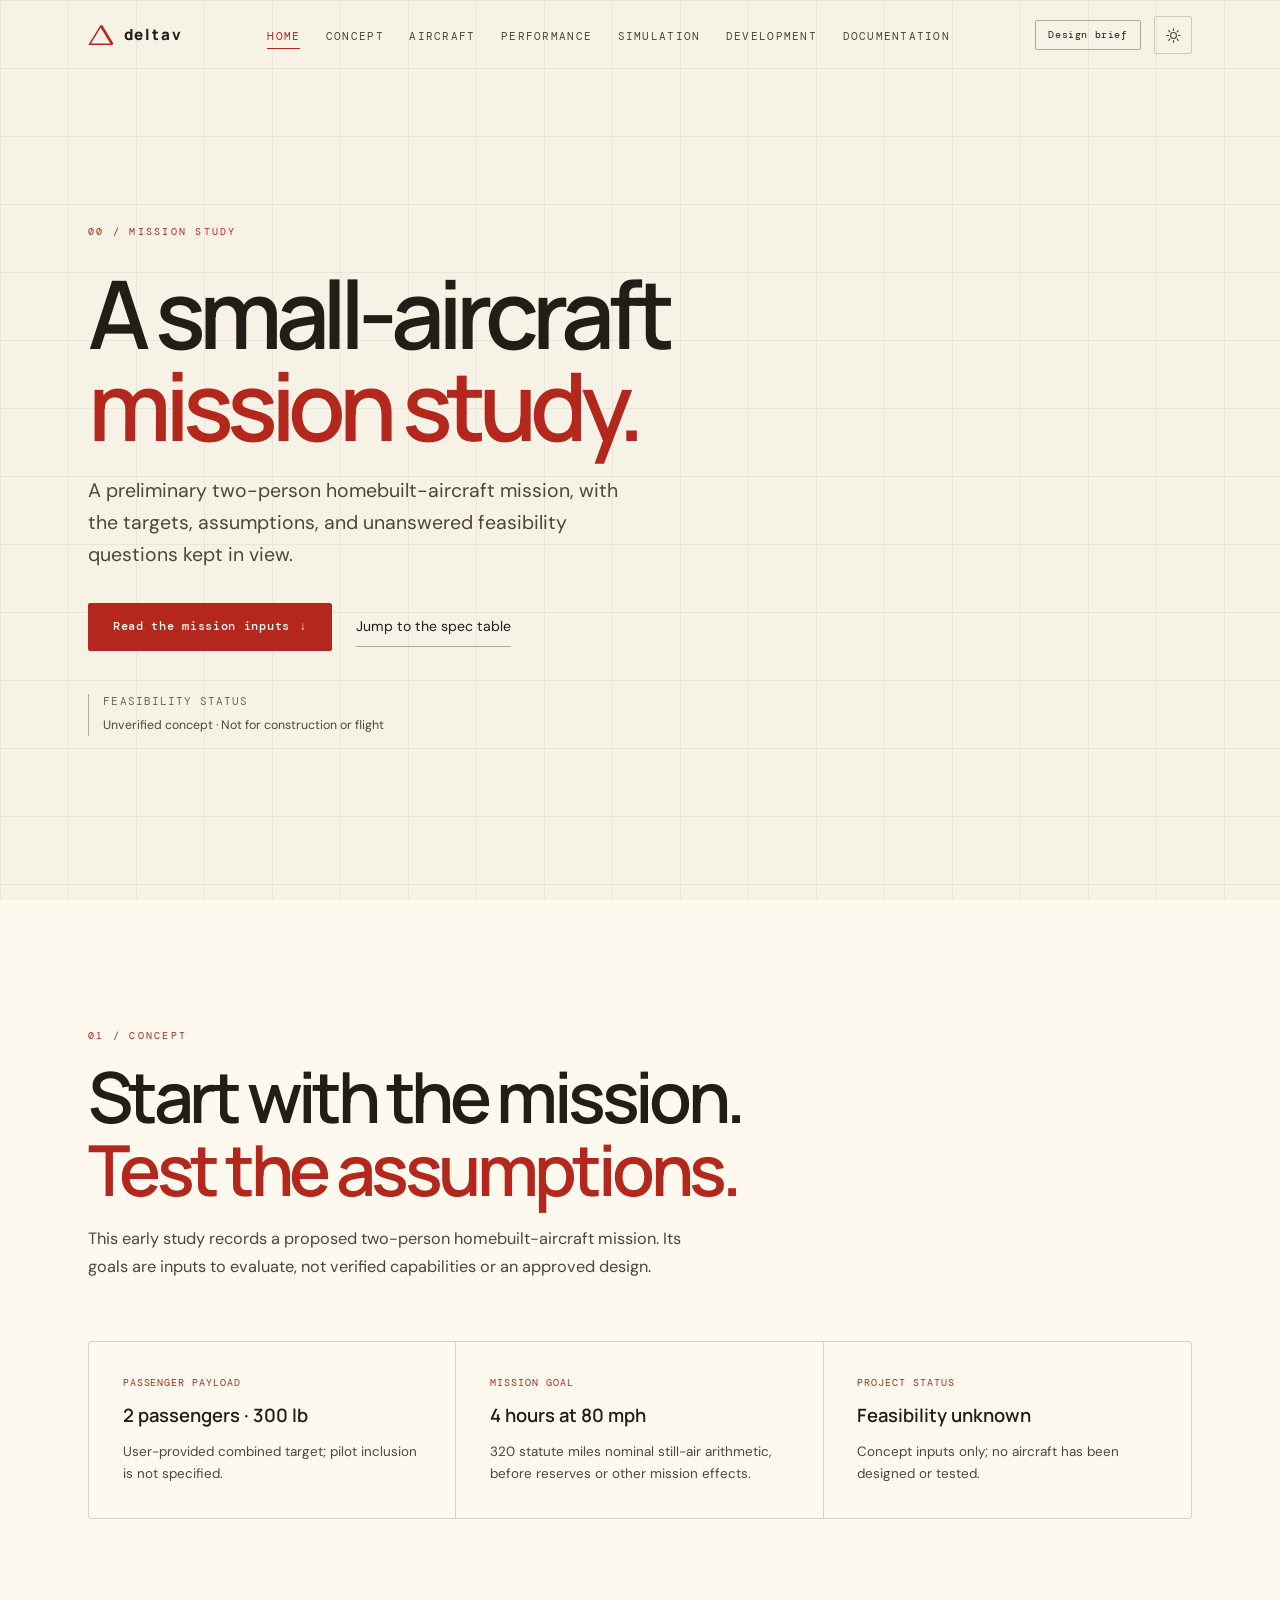
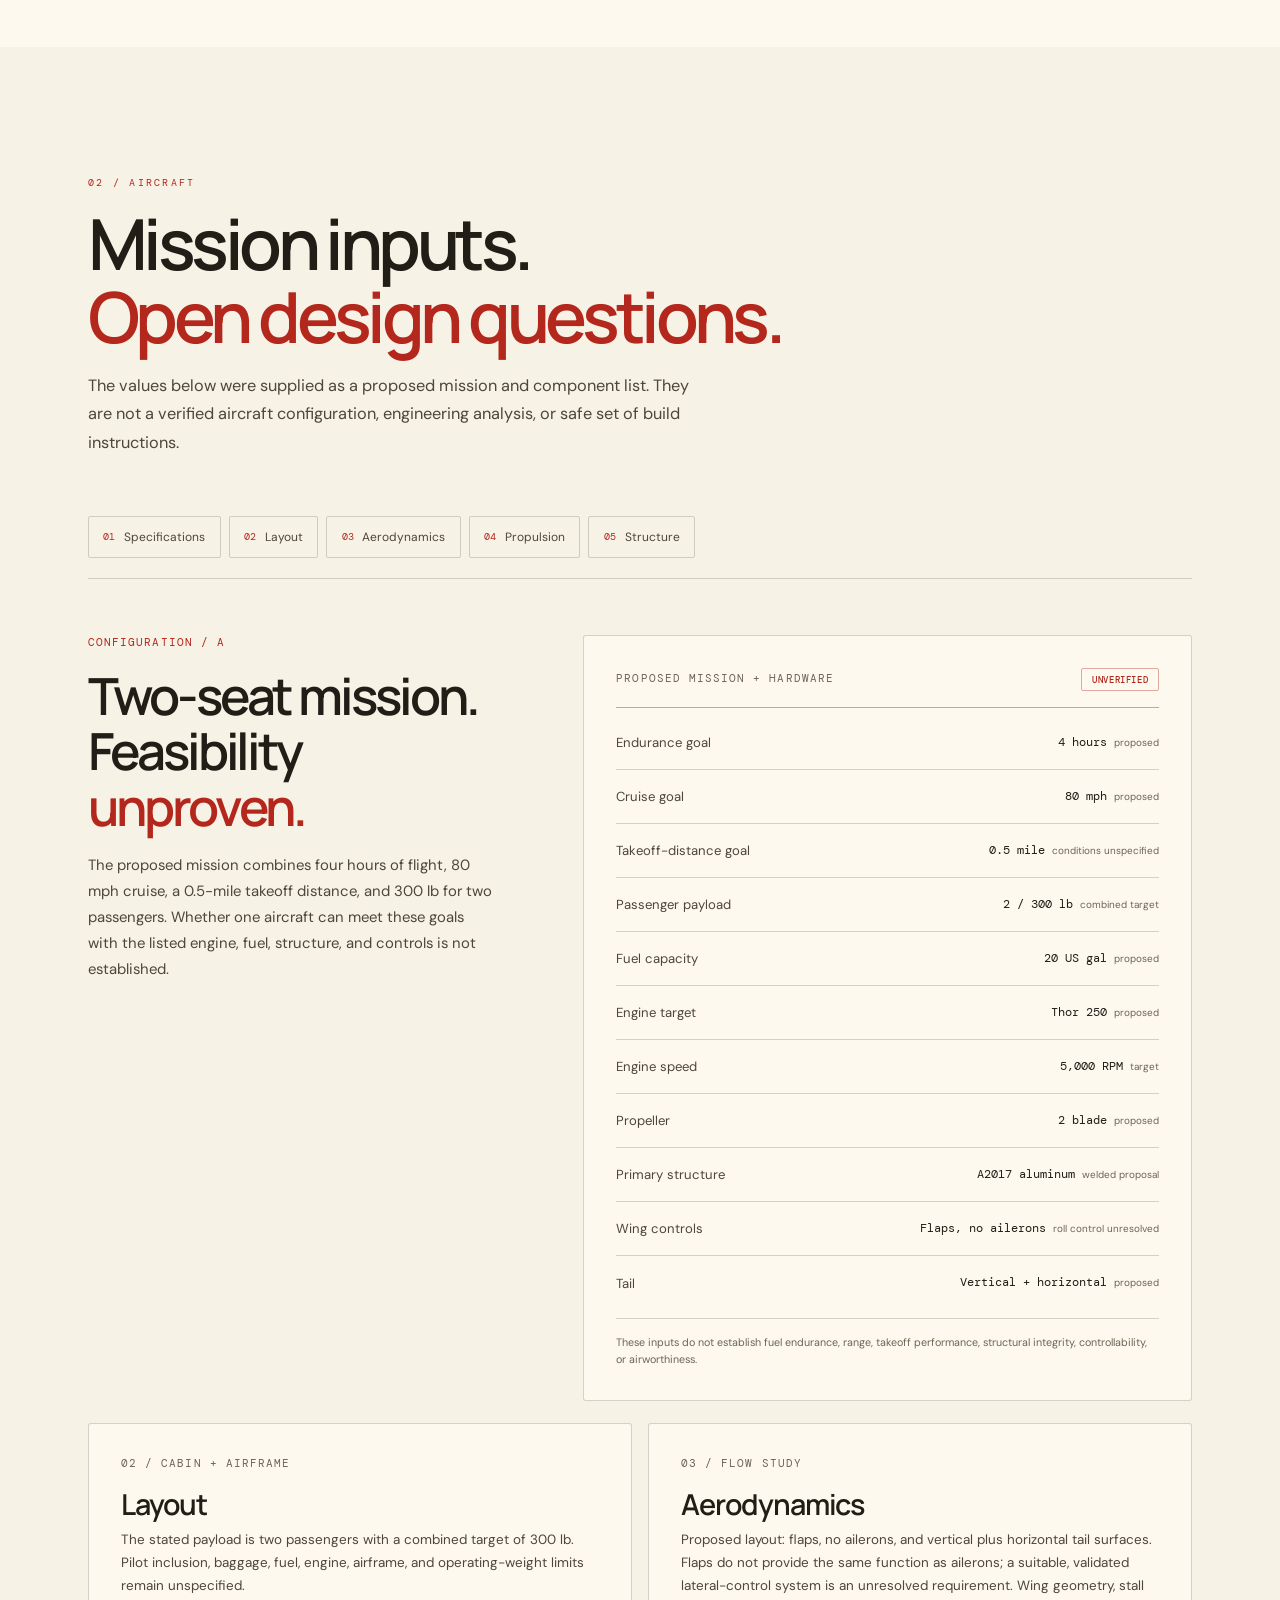
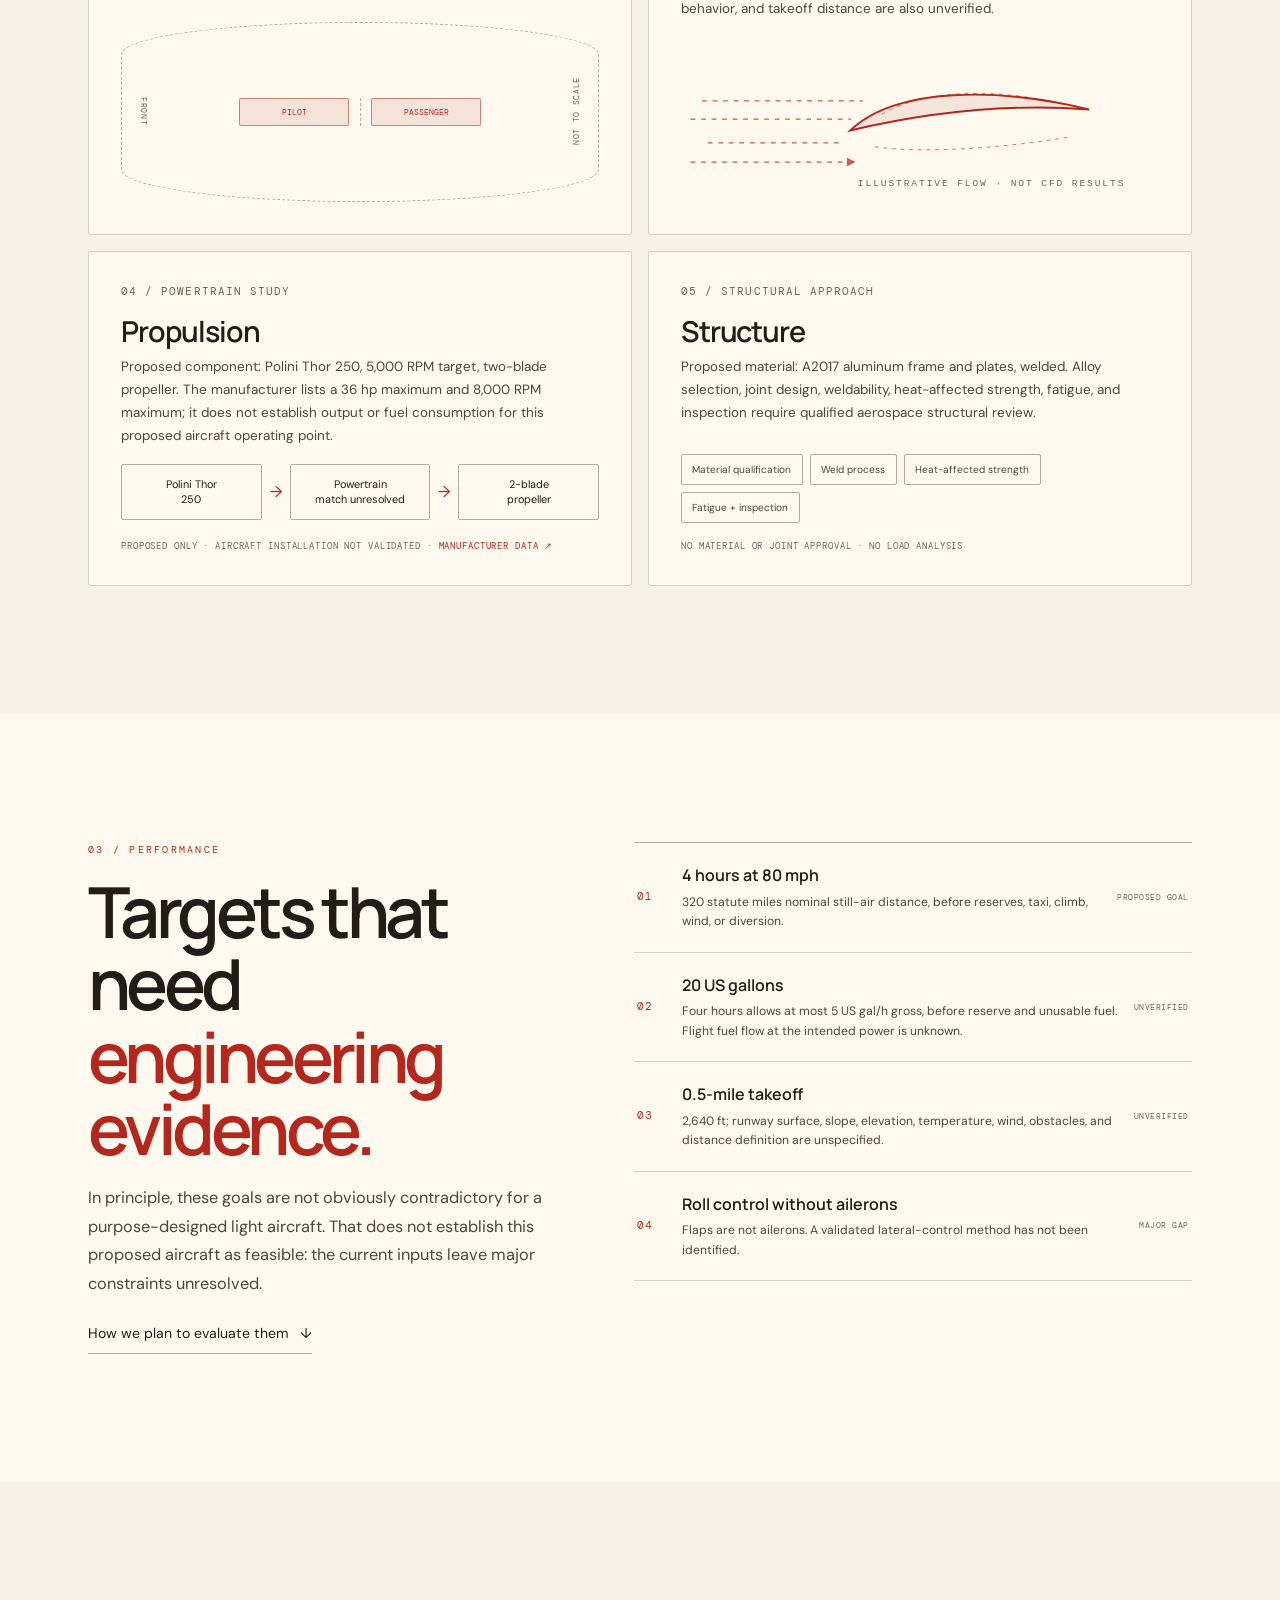
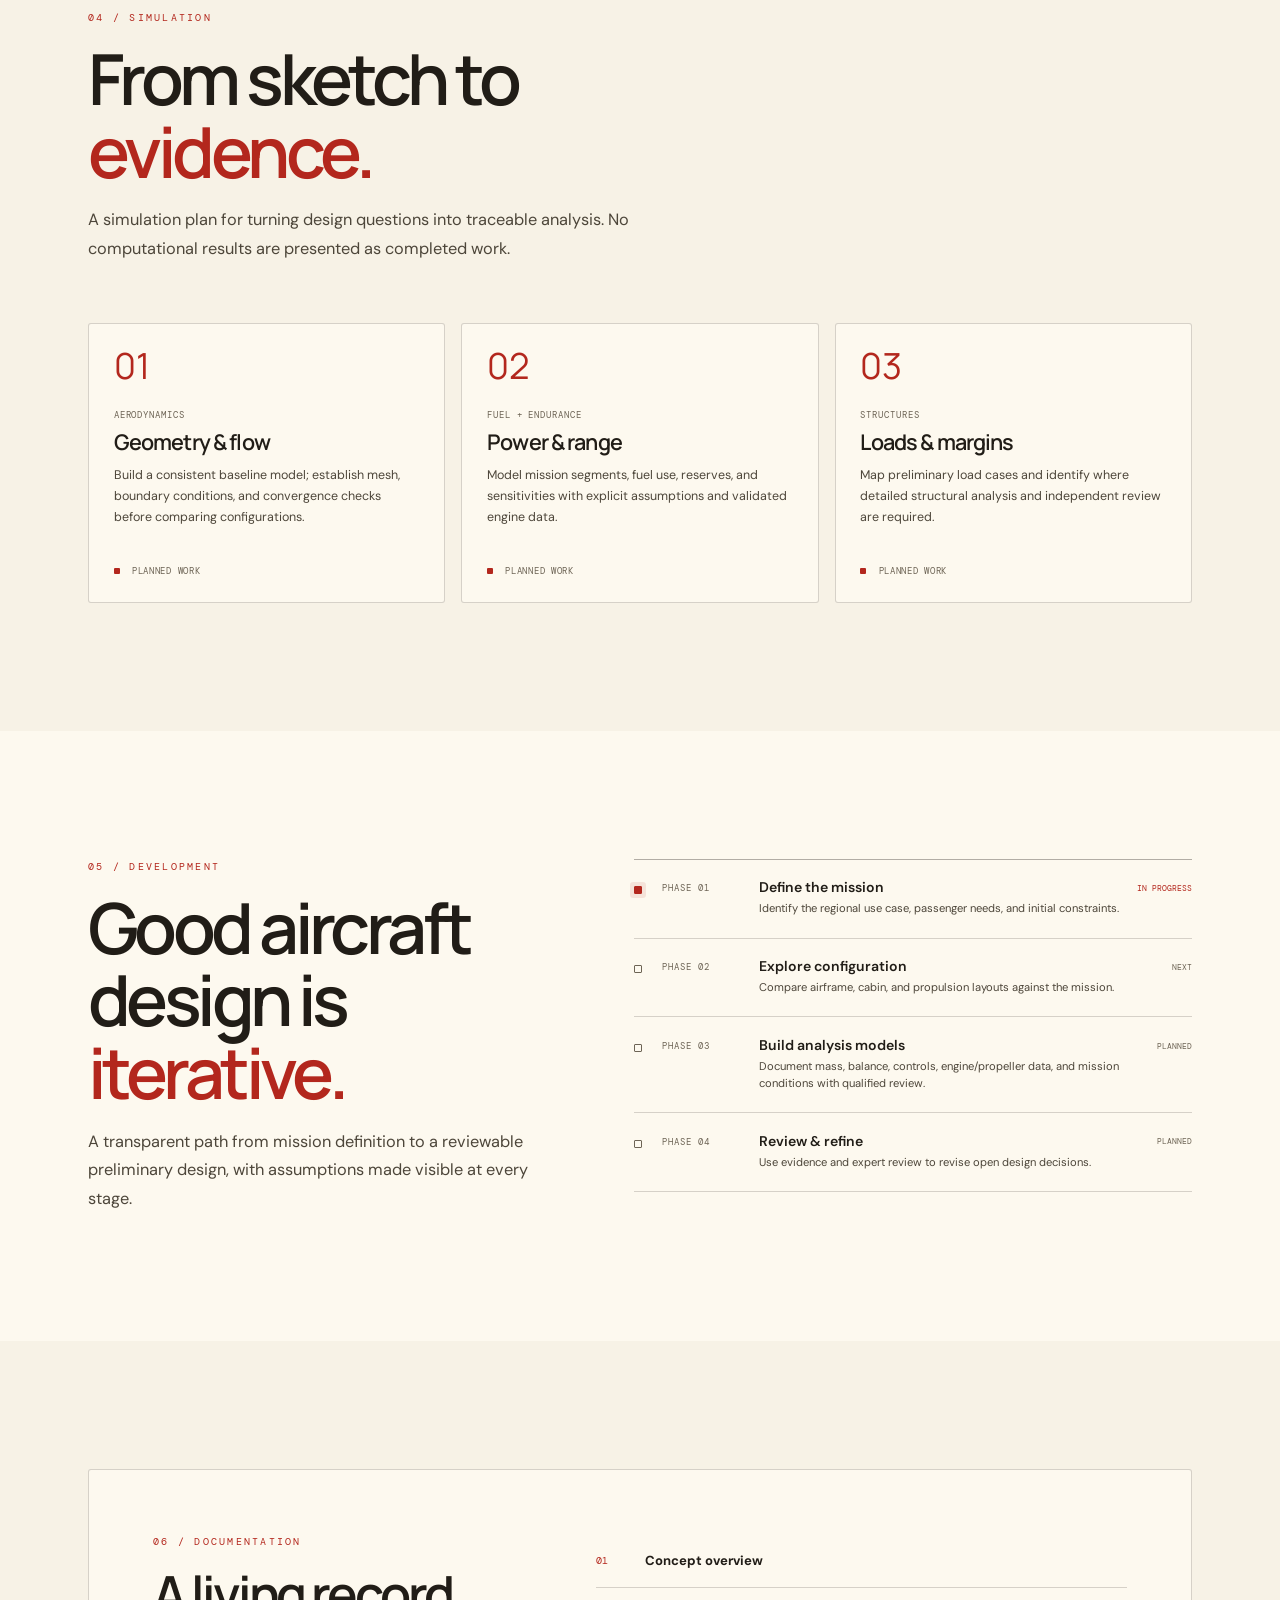
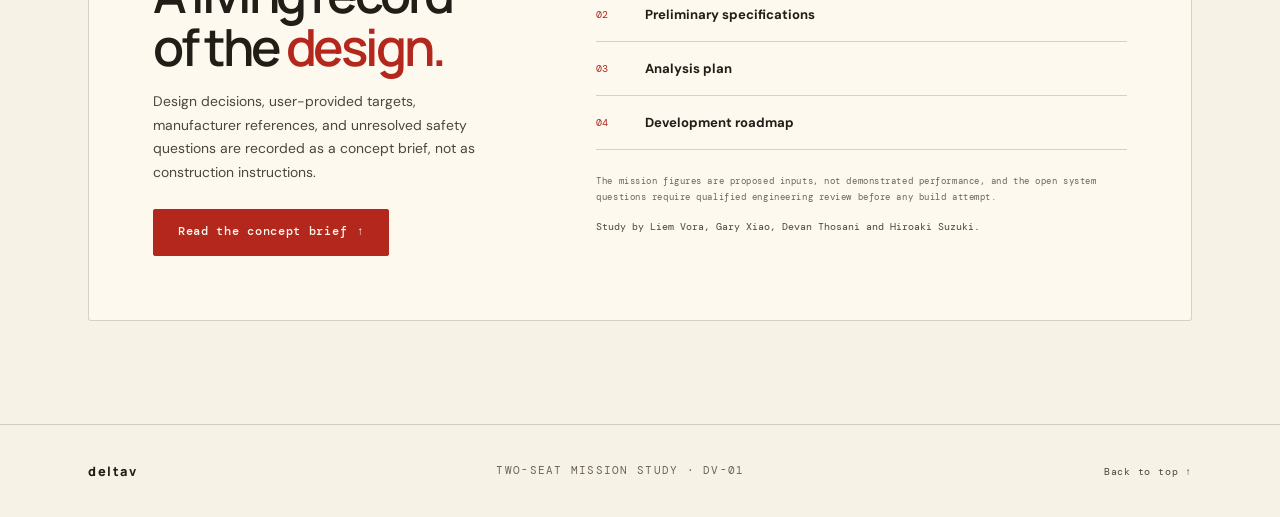
<file: index.html>
<!DOCTYPE html>
<html lang="en" data-theme="light">
<head>
  <meta charset="utf-8">
  <meta name="viewport" content="width=device-width, initial-scale=1">
  <meta name="theme-color" content="#f7f2e6">
  <title>deltav: Two-seat aircraft mission study</title>
  <meta name="description" content="An early-stage two-seat homebuilt aircraft mission study, documenting proposed goals, assumptions, feasibility gaps, and the next engineering questions.">
  <link rel="icon" href="favicon.svg?v=3" type="image/svg+xml">
  <link rel="preconnect" href="https://fonts.googleapis.com">
  <link rel="preconnect" href="https://fonts.gstatic.com" crossorigin>
  <link href="https://fonts.googleapis.com/css2?family=DM+Mono:wght@400;500&family=DM+Sans:wght@400;500;600;700&family=Manrope:wght@400;500;600;700;800&display=swap" rel="stylesheet">
  <link rel="stylesheet" href="assets/css/styles.css?v=20261110a">
  <script>document.documentElement.className += ' js';</script>
</head>
<body>
  <a class="skip-link" href="#main">Skip to content</a>
  <div class="scroll-progress" aria-hidden="true"><span id="progressBar"></span></div>

  <header class="site-header" id="siteHeader">
    <nav class="nav container" aria-label="Primary">
      <a class="brand" href="#top" aria-label="deltav home">
        <svg class="brand-mark" viewBox="0 0 32 32" fill="none" aria-hidden="true">
          <path d="M16 4.5 2 27.5h28" stroke="currentColor" stroke-width="1.8" stroke-linejoin="miter" stroke-linecap="butt"/>
          <path d="M16 4.5 30 27.5" stroke="currentColor" stroke-width="3.4" stroke-linecap="butt"/>
        </svg>
        <span class="brand-text">deltav</span>
      </a>
      <ul id="navLinks" class="nav-links">
        <li><a href="#top" class="is-active">Home</a></li>
        <li><a href="#concept">Concept</a></li>
        <li><a href="#aircraft">Aircraft</a></li>
        <li><a href="#performance">Performance</a></li>
        <li><a href="#simulation">Simulation</a></li>
        <li><a href="#development">Development</a></li>
        <li><a href="#documentation">Documentation</a></li>
      </ul>
      <div class="nav-actions">
        <a class="btn btn-sm nav-cta" href="#documentation">Design brief</a>
        <button id="themeToggle" class="icon-btn" type="button" aria-label="Switch to dark theme">
          <svg class="icon icon-sun" viewBox="0 0 24 24" aria-hidden="true"><circle cx="12" cy="12" r="4.2"/><path d="M12 2.5v2.4M12 19.1v2.4M2.5 12h2.4M19.1 12h2.4M5.2 5.2l1.7 1.7M17.1 17.1l1.7 1.7M18.8 5.2l-1.7 1.7M6.9 17.1l-1.7 1.7"/></svg>
          <svg class="icon icon-moon" viewBox="0 0 24 24" aria-hidden="true"><path d="M20.5 13.3A8.5 8.5 0 1 1 10.7 3.5a7 7 0 0 0 9.8 9.8Z"/></svg>
        </button>
        <button id="navToggle" class="icon-btn nav-burger" type="button" aria-expanded="false" aria-controls="navLinks" aria-label="Open menu">
          <span></span><span></span><span></span>
        </button>
      </div>
    </nav>
  </header>

  <main id="main">
    <section class="air-hero" id="top">
      <div class="container air-hero-grid">
        <div class="air-hero-copy">
          <p class="eyebrow">00 / Mission study</p>
          <h1>A small-aircraft<br><span>mission study.</span></h1>
          <p class="hero-lede">A preliminary two-person homebuilt-aircraft mission, with the targets, assumptions, and unanswered feasibility questions kept in view.</p>
          <div class="hero-actions">
            <a class="btn btn-primary" href="#concept">Read the mission inputs <span aria-hidden="true">↓</span></a>
            <a class="text-link" href="#aircraft">Jump to the spec table</a>
          </div>
          <div class="hero-status"><span class="mono">FEASIBILITY STATUS</span><span>Unverified concept · Not for construction or flight</span></div>
        </div>
      </div>
    </section>

    <section class="concept-section section" id="concept">
      <div class="container">
        <div class="section-heading reveal">
          <p class="eyebrow">01 / Concept</p>
          <h2>Start with the mission.<br><span>Test the assumptions.</span></h2>
          <p class="section-intro">This early study records a proposed two-person homebuilt-aircraft mission. Its goals are inputs to evaluate, not verified capabilities or an approved design.</p>
        </div>
        <div class="concept-strip reveal">
          <div><span class="mono">PASSENGER PAYLOAD</span><strong>2 passengers · 300 lb</strong><p>User-provided combined target; pilot inclusion is not specified.</p></div>
          <div><span class="mono">MISSION GOAL</span><strong>4 hours at 80 mph</strong><p>320 statute miles nominal still-air arithmetic, before reserves or other mission effects.</p></div>
          <div><span class="mono">PROJECT STATUS</span><strong>Feasibility unknown</strong><p>Concept inputs only; no aircraft has been designed or tested.</p></div>
        </div>
      </div>
    </section>

    <section class="aircraft-section section" id="aircraft">
      <div class="container">
        <div class="section-heading reveal">
          <p class="eyebrow">02 / Aircraft</p>
          <h2>Mission inputs.<br><span>Open design questions.</span></h2>
          <p class="section-intro">The values below were supplied as a proposed mission and component list. They are not a verified aircraft configuration, engineering analysis, or safe set of build instructions.</p>
        </div>
        <nav class="aircraft-subnav reveal" aria-label="Aircraft design topics">
          <a href="#specifications"><span>01</span> Specifications</a>
          <a href="#layout"><span>02</span> Layout</a>
          <a href="#aerodynamics"><span>03</span> Aerodynamics</a>
          <a href="#propulsion"><span>04</span> Propulsion</a>
          <a href="#structure"><span>05</span> Structure</a>
        </nav>
        <div class="aircraft-feature" id="specifications">
          <div class="feature-copy reveal">
            <p class="mono feature-kicker">CONFIGURATION / A</p>
            <h3>Two-seat mission.<br>Feasibility <span>unproven.</span></h3>
            <p>The proposed mission combines four hours of flight, 80 mph cruise, a 0.5-mile takeoff distance, and 300 lb for two passengers. Whether one aircraft can meet these goals with the listed engine, fuel, structure, and controls is not established.</p>
          </div>
          <div class="spec-panel reveal">
            <div class="spec-panel-head"><span class="mono">PROPOSED MISSION + HARDWARE</span><span class="status-pill">UNVERIFIED</span></div>
            <dl class="air-specs">
              <div><dt>Endurance goal</dt><dd>4 hours <small>proposed</small></dd></div>
              <div><dt>Cruise goal</dt><dd>80 mph <small>proposed</small></dd></div>
              <div><dt>Takeoff-distance goal</dt><dd>0.5 mile <small>conditions unspecified</small></dd></div>
              <div><dt>Passenger payload</dt><dd>2 / 300 lb <small>combined target</small></dd></div>
              <div><dt>Fuel capacity</dt><dd>20 US gal <small>proposed</small></dd></div>
              <div><dt>Engine target</dt><dd>Thor 250 <small>proposed</small></dd></div>
              <div><dt>Engine speed</dt><dd>5,000 RPM <small>target</small></dd></div>
              <div><dt>Propeller</dt><dd>2 blade <small>proposed</small></dd></div>
              <div><dt>Primary structure</dt><dd>A2017 aluminum <small>welded proposal</small></dd></div>
              <div><dt>Wing controls</dt><dd>Flaps, no ailerons <small>roll control unresolved</small></dd></div>
              <div><dt>Tail</dt><dd>Vertical + horizontal <small>proposed</small></dd></div>
            </dl>
            <p class="data-disclaimer">These inputs do not establish fuel endurance, range, takeoff performance, structural integrity, controllability, or airworthiness.</p>
          </div>
        </div>
        <div class="design-grid">
          <article class="design-card layout-card reveal" id="layout">
            <div class="design-card-top"><span class="mono">02 / CABIN + AIRFRAME</span></div>
            <h3>Layout</h3>
            <p>The stated payload is two passengers with a combined target of 300 lb. Pilot inclusion, baggage, fuel, engine, airframe, and operating-weight limits remain unspecified.</p>
            <div class="layout-diagram two-seat-layout" role="img" aria-label="Illustrative two-seat cabin plan, not to scale">
              <span class="cabin-nose">FRONT</span>
              <div class="seat-map">
                <span class="seat">PILOT</span><span class="aisle"></span><span class="seat">PASSENGER</span>
              </div>
              <span class="cabin-tail">NOT TO SCALE</span>
            </div>
          </article>
          <article class="design-card reveal" id="aerodynamics">
            <div class="design-card-top"><span class="mono">03 / FLOW STUDY</span></div>
            <h3>Aerodynamics</h3>
            <p>Proposed layout: flaps, no ailerons, and vertical plus horizontal tail surfaces. Flaps do not provide the same function as ailerons; a suitable, validated lateral-control system is an unresolved requirement. Wing geometry, stall behavior, and takeoff distance are also unverified.</p>
            <svg class="flow-diagram" viewBox="0 0 500 150" role="img" aria-label="Conceptual airflow lines passing over a wing profile">
              <defs><marker id="arrow" markerWidth="7" markerHeight="7" refX="5" refY="3.5" orient="auto"><path class="fl-arrow" d="M0 0 7 3.5 0 7Z"/></marker></defs>
              <path class="fl-line" d="M22 48H190M10 67H178M28 92H170M10 112H180" stroke-width="1.3" stroke-dasharray="5 6" marker-end="url(#arrow)" opacity=".75"/>
              <path class="fl-airfoil" d="M177 79c48-46 156-45 250-22-92-7-178 5-250 22Z" stroke-width="2"/>
              <path class="fl-line" d="M210 62c52-31 137-24 193-10M203 96c49 7 130 2 202-10" fill="none" stroke-width="1" stroke-dasharray="4 5" opacity=".65"/>
              <text class="fl-note" x="185" y="137" font-family="monospace" font-size="10" letter-spacing="2">ILLUSTRATIVE FLOW · NOT CFD RESULTS</text>
            </svg>
          </article>
          <article class="design-card reveal" id="propulsion">
            <div class="design-card-top"><span class="mono">04 / POWERTRAIN STUDY</span></div>
            <h3>Propulsion</h3>
            <p>Proposed component: Polini Thor 250, 5,000 RPM target, two-blade propeller. The manufacturer lists a 36 hp maximum and 8,000 RPM maximum; it does not establish output or fuel consumption for this proposed aircraft operating point.</p>
            <div class="propulsion-chain" aria-label="Proposed piston engine drives a two-blade propeller">
              <span>Polini Thor<br>250</span><i aria-hidden="true">→</i><span>Powertrain<br>match unresolved</span><i aria-hidden="true">→</i><span>2-blade<br>propeller</span>
            </div>
            <span class="mono micro-note">PROPOSED ONLY · AIRCRAFT INSTALLATION NOT VALIDATED · <a href="https://www.polinithor.com/en/technical-area/thor-250-250-ds/" target="_blank" rel="noopener noreferrer">MANUFACTURER DATA ↗</a></span>
          </article>
          <article class="design-card reveal" id="structure">
            <div class="design-card-top"><span class="mono">05 / STRUCTURAL APPROACH</span></div>
            <h3>Structure</h3>
            <p>Proposed material: A2017 aluminum frame and plates, welded. Alloy selection, joint design, weldability, heat-affected strength, fatigue, and inspection require qualified aerospace structural review.</p>
            <ul class="risk-tags" aria-label="Structural review topics">
              <li>Material qualification</li><li>Weld process</li><li>Heat-affected strength</li><li>Fatigue + inspection</li>
            </ul>
            <span class="mono micro-note">NO MATERIAL OR JOINT APPROVAL · NO LOAD ANALYSIS</span>
          </article>
        </div>
      </div>
    </section>

    <section class="performance-section section" id="performance">
      <div class="container performance-layout">
        <div class="section-heading reveal">
          <p class="eyebrow">03 / Performance</p>
          <h2>Targets that need<br><span>engineering evidence.</span></h2>
          <p class="section-intro">In principle, these goals are not obviously contradictory for a purpose-designed light aircraft. That does not establish this proposed aircraft as feasible: the current inputs leave major constraints unresolved.</p>
          <a class="text-link" href="#simulation">How we plan to evaluate them <span aria-hidden="true">↓</span></a>
        </div>
        <div class="target-list reveal">
          <div class="target-row"><span class="mono">01</span><div><strong>4 hours at 80 mph</strong><p>320 statute miles nominal still-air distance, before reserves, taxi, climb, wind, or diversion.</p></div><span class="target-tag">PROPOSED GOAL</span></div>
          <div class="target-row"><span class="mono">02</span><div><strong>20 US gallons</strong><p>Four hours allows at most 5 US gal/h gross, before reserve and unusable fuel. Flight fuel flow at the intended power is unknown.</p></div><span class="target-tag">UNVERIFIED</span></div>
          <div class="target-row"><span class="mono">03</span><div><strong>0.5-mile takeoff</strong><p>2,640 ft; runway surface, slope, elevation, temperature, wind, obstacles, and distance definition are unspecified.</p></div><span class="target-tag">UNVERIFIED</span></div>
          <div class="target-row"><span class="mono">04</span><div><strong>Roll control without ailerons</strong><p>Flaps are not ailerons. A validated lateral-control method has not been identified.</p></div><span class="target-tag">MAJOR GAP</span></div>
        </div>
      </div>
    </section>

    <section class="simulation-section section" id="simulation">
      <div class="container">
        <div class="section-heading reveal">
          <p class="eyebrow">04 / Simulation</p>
          <h2>From sketch to<br><span>evidence.</span></h2>
          <p class="section-intro">A simulation plan for turning design questions into traceable analysis. No computational results are presented as completed work.</p>
        </div>
        <div class="simulation-grid">
          <article class="sim-card reveal"><span class="sim-number">01</span><span class="mono">AERODYNAMICS</span><h3>Geometry &amp; flow</h3><p>Build a consistent baseline model; establish mesh, boundary conditions, and convergence checks before comparing configurations.</p><span class="sim-status"><i></i> PLANNED WORK</span></article>
          <article class="sim-card reveal"><span class="sim-number">02</span><span class="mono">FUEL + ENDURANCE</span><h3>Power &amp; range</h3><p>Model mission segments, fuel use, reserves, and sensitivities with explicit assumptions and validated engine data.</p><span class="sim-status"><i></i> PLANNED WORK</span></article>
          <article class="sim-card reveal"><span class="sim-number">03</span><span class="mono">STRUCTURES</span><h3>Loads &amp; margins</h3><p>Map preliminary load cases and identify where detailed structural analysis and independent review are required.</p><span class="sim-status"><i></i> PLANNED WORK</span></article>
        </div>
      </div>
    </section>

    <section class="development-section section" id="development">
      <div class="container development-layout">
        <div class="section-heading reveal">
          <p class="eyebrow">05 / Development</p>
          <h2>Good aircraft<br>design is <span>iterative.</span></h2>
          <p class="section-intro">A transparent path from mission definition to a reviewable preliminary design, with assumptions made visible at every stage.</p>
        </div>
        <ol class="development-timeline">
          <li class="reveal"><span class="timeline-dot complete"></span><span class="mono">PHASE 01</span><div><h3>Define the mission</h3><p>Identify the regional use case, passenger needs, and initial constraints.</p></div><span class="phase-state">IN PROGRESS</span></li>
          <li class="reveal"><span class="timeline-dot"></span><span class="mono">PHASE 02</span><div><h3>Explore configuration</h3><p>Compare airframe, cabin, and propulsion layouts against the mission.</p></div><span class="phase-state">NEXT</span></li>
          <li class="reveal"><span class="timeline-dot"></span><span class="mono">PHASE 03</span><div><h3>Build analysis models</h3><p>Document mass, balance, controls, engine/propeller data, and mission conditions with qualified review.</p></div><span class="phase-state">PLANNED</span></li>
          <li class="reveal"><span class="timeline-dot"></span><span class="mono">PHASE 04</span><div><h3>Review &amp; refine</h3><p>Use evidence and expert review to revise open design decisions.</p></div><span class="phase-state">PLANNED</span></li>
        </ol>
      </div>
    </section>

    <section class="documentation-section section" id="documentation">
      <div class="container">
        <div class="doc-panel reveal">
          <div class="doc-copy">
            <p class="eyebrow">06 / Documentation</p>
            <h2>A living record<br>of the <span>design.</span></h2>
            <p>Design decisions, user-provided targets, manufacturer references, and unresolved safety questions are recorded as a concept brief, not as construction instructions.</p>
            <a class="btn btn-primary" href="#specifications">Read the concept brief <span aria-hidden="true">↑</span></a>
          </div>
          <div class="doc-index">
            <a href="#concept"><span>01</span><strong>Concept overview</strong></a>
            <a href="#specifications"><span>02</span><strong>Preliminary specifications</strong></a>
            <a href="#simulation"><span>03</span><strong>Analysis plan</strong></a>
            <a href="#development"><span>04</span><strong>Development roadmap</strong></a>
            <p class="doc-disclaimer">The mission figures are proposed inputs, not demonstrated performance, and the open system questions require qualified engineering review before any build attempt.</p>
            <p class="team-credit">Study by Liem Vora, Gary Xiao, Devan Thosani and Hiroaki Suzuki.</p>
          </div>
        </div>
      </div>
    </section>
  </main>

  <footer class="site-footer">
    <div class="container footer-inner">
      <a class="brand footer-brand" href="#top"><span class="brand-text">deltav</span></a>
      <span class="mono">TWO-SEAT MISSION STUDY · DV-01</span>
      <a href="#top">Back to top ↑</a>
    </div>
  </footer>
  <script src="assets/js/main.js?v=20261110a"></script>
</body>
</html>
</file>
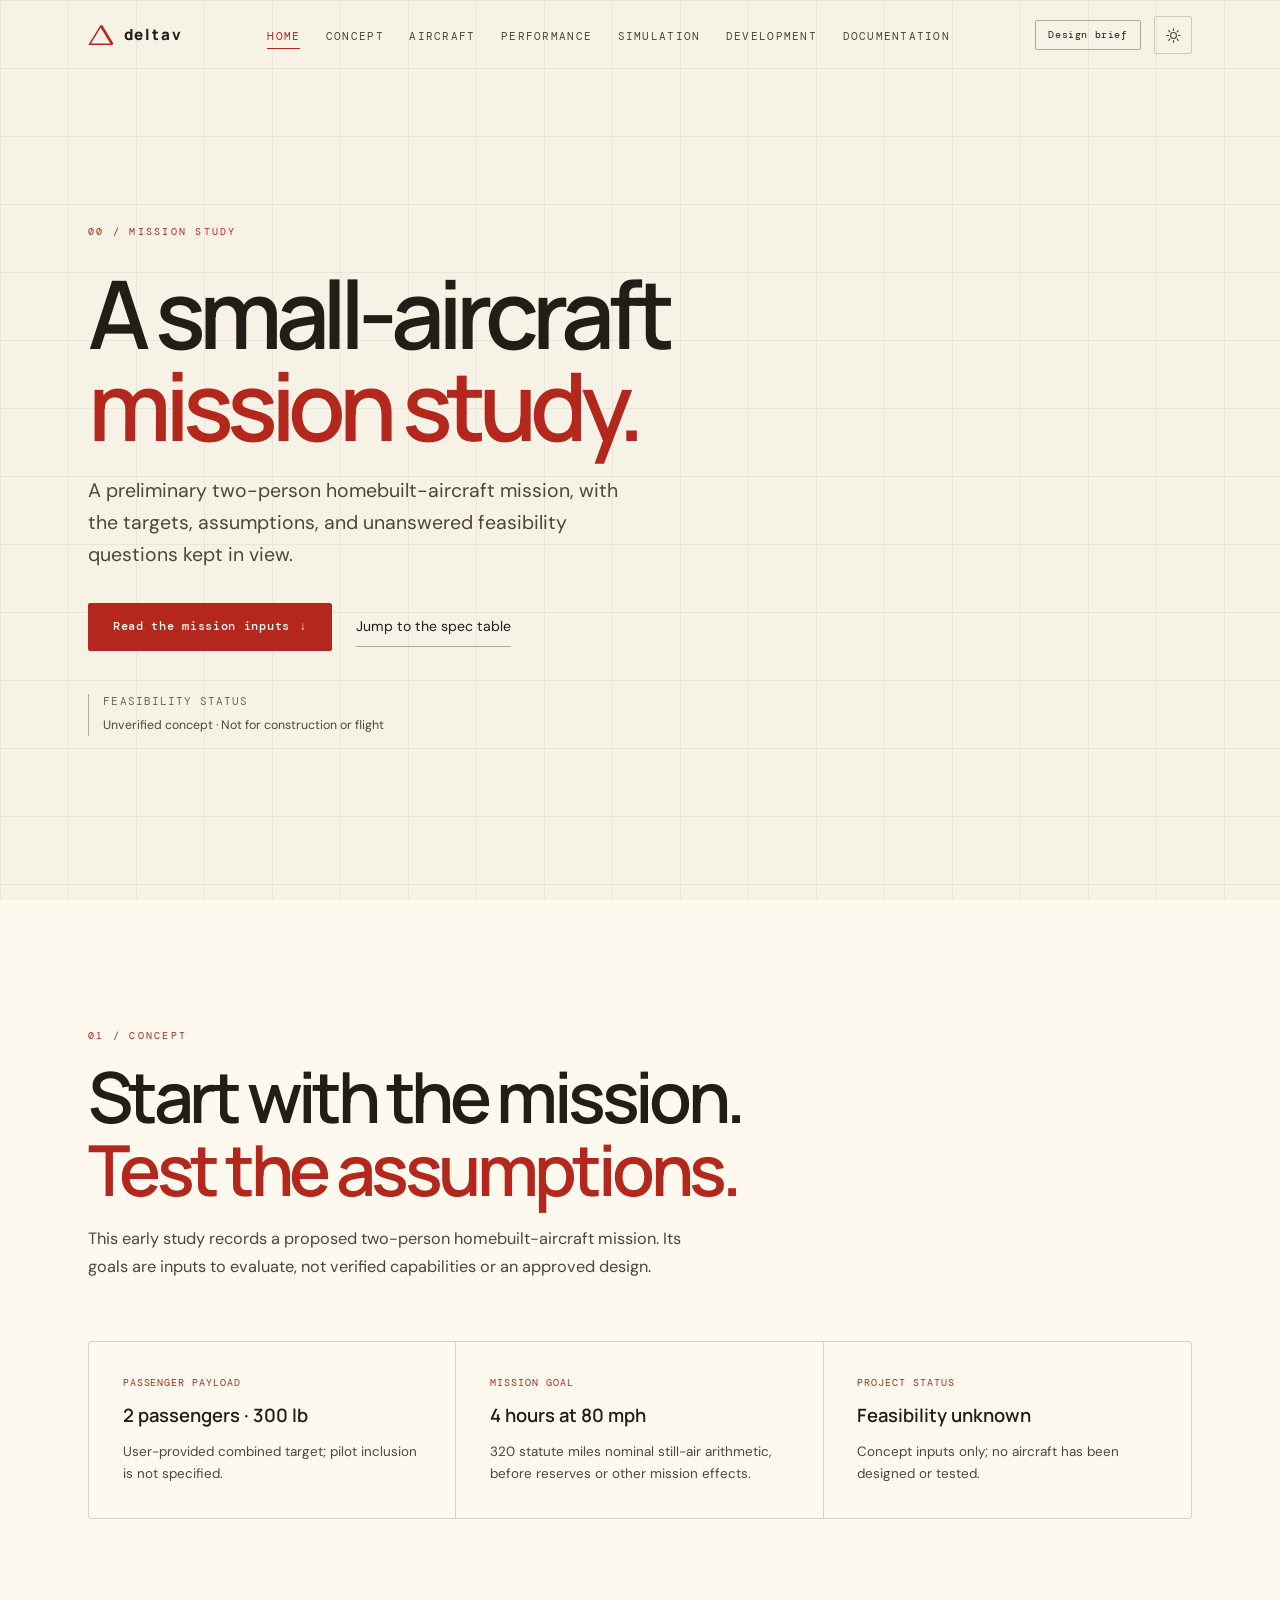
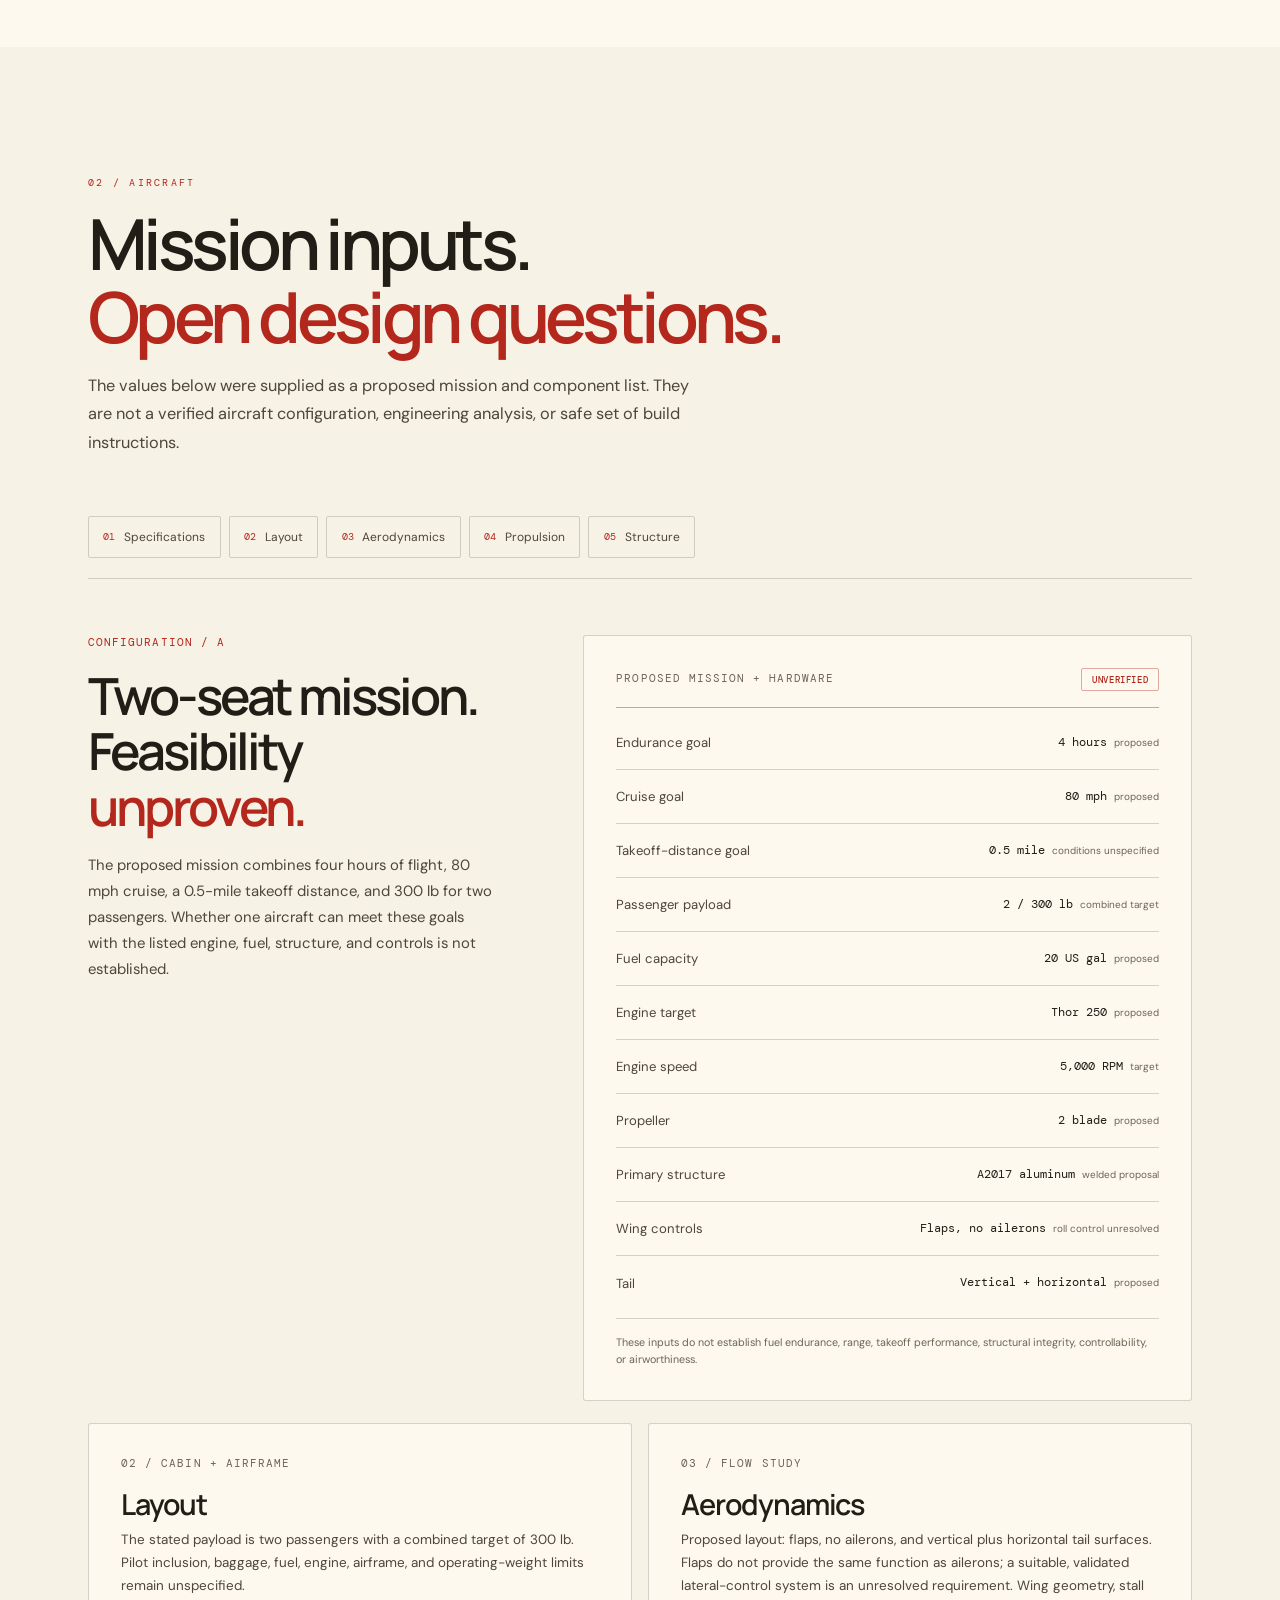
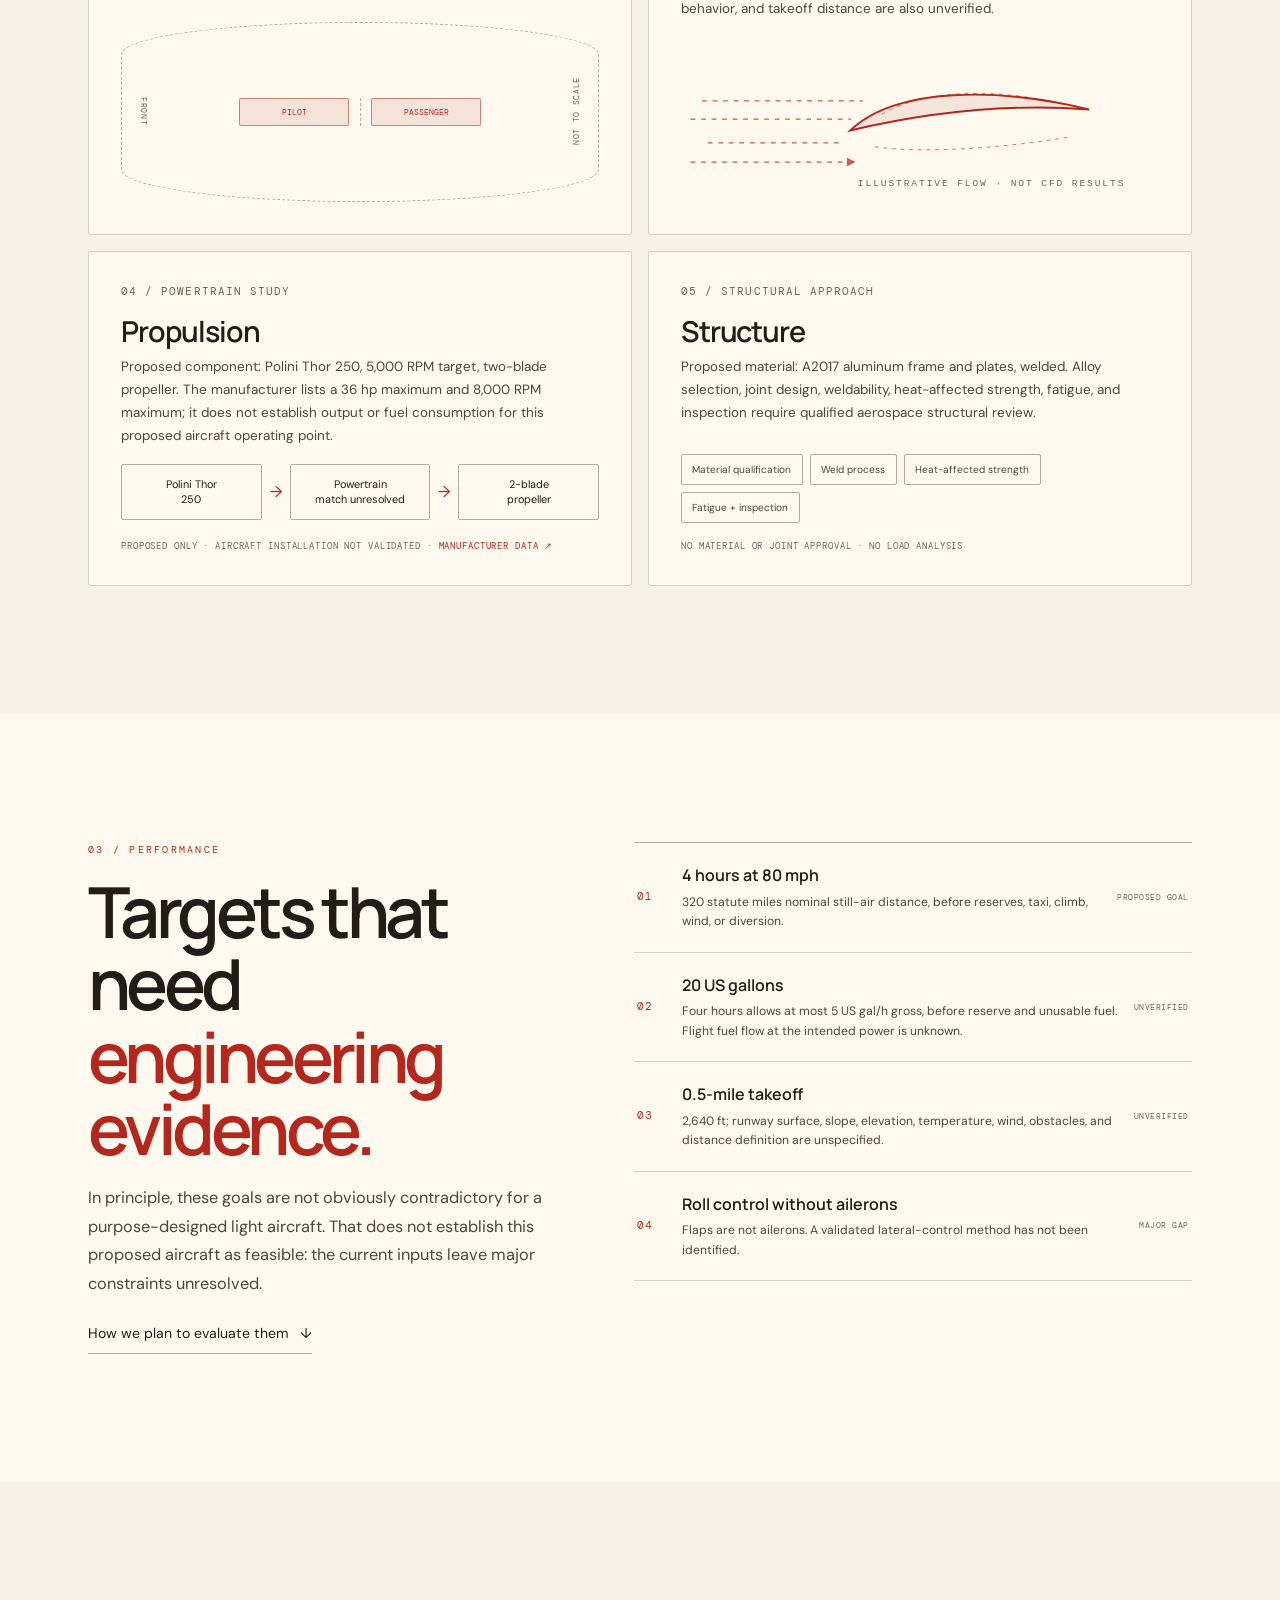
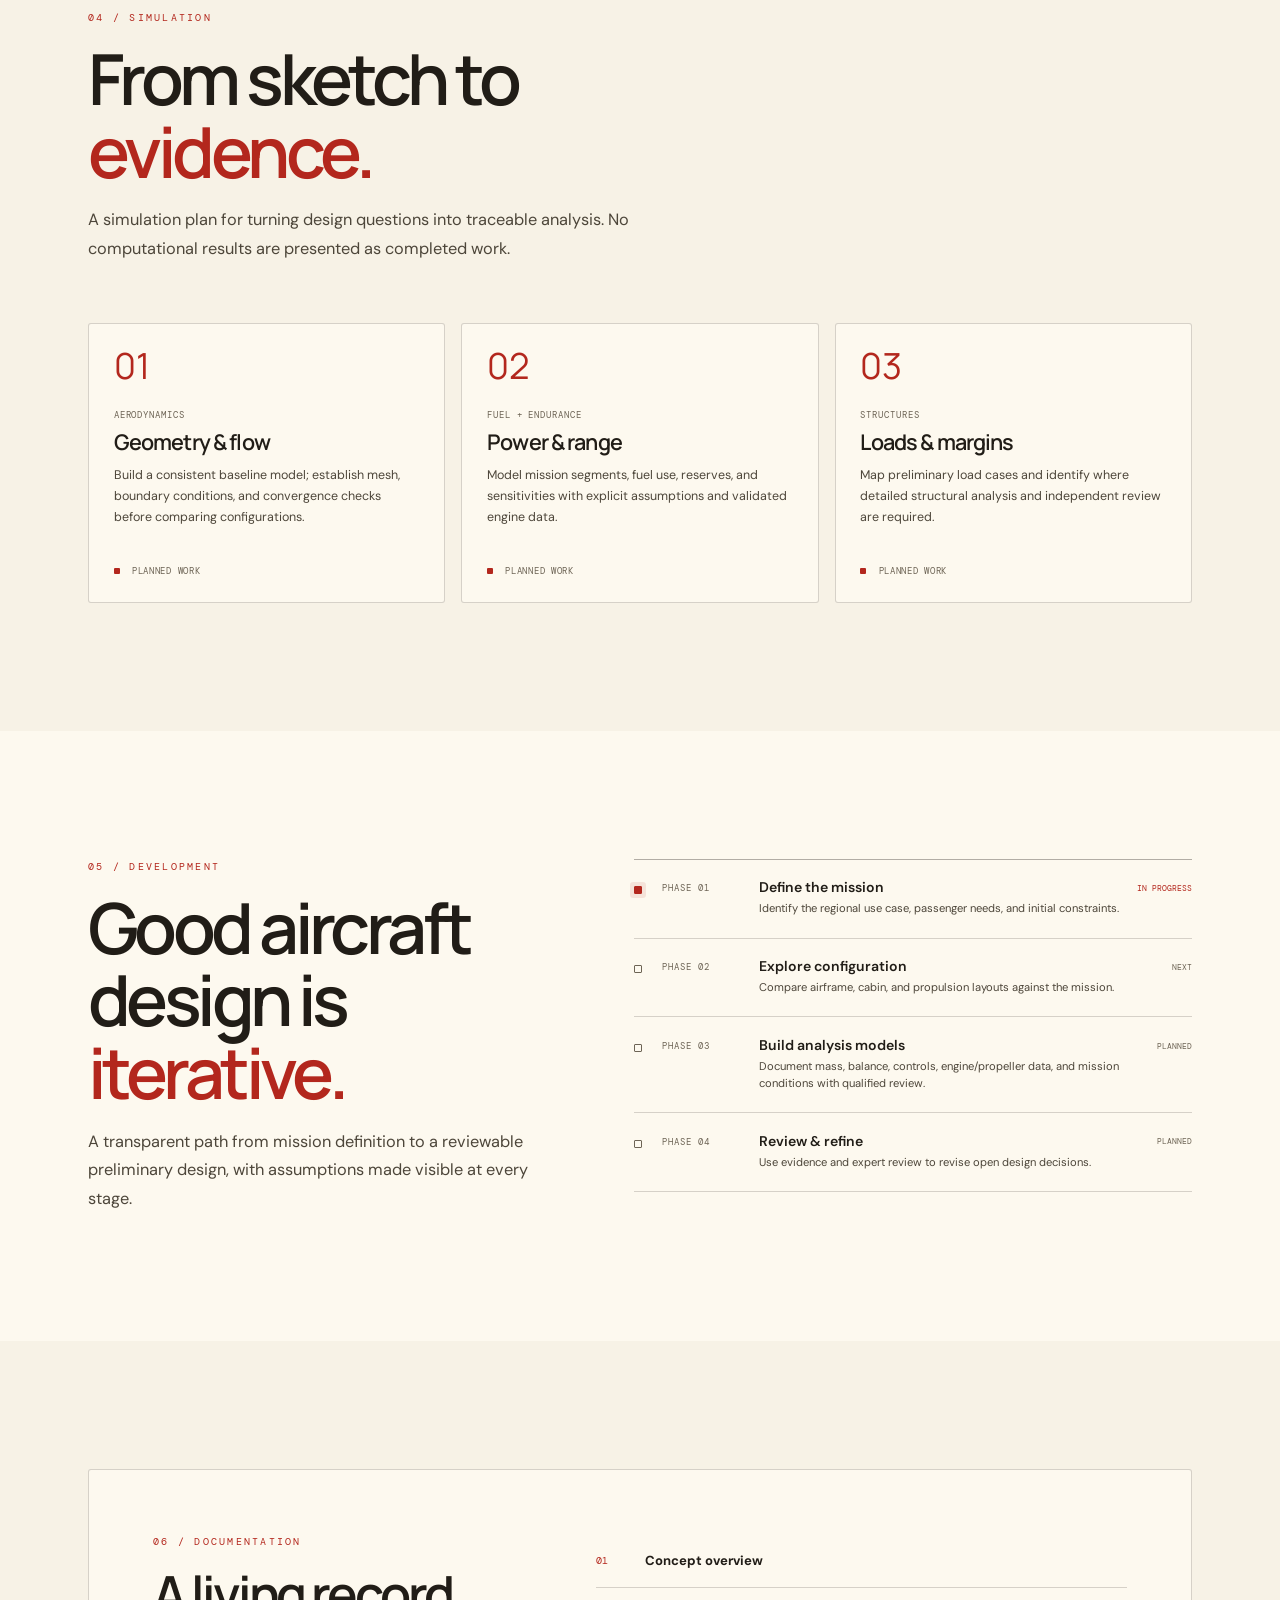
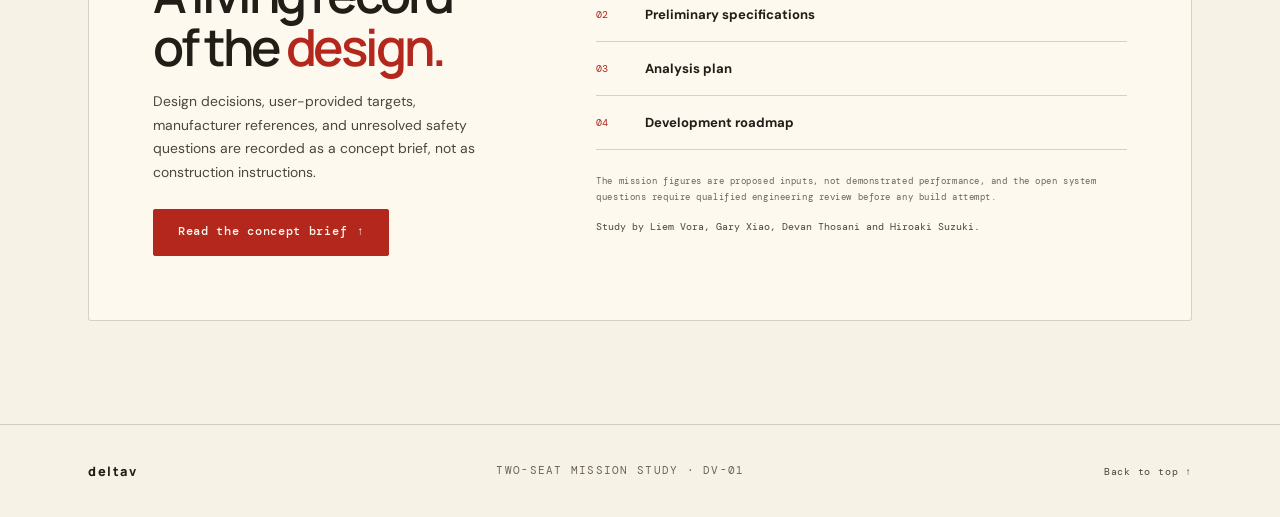
<file: about.html>
<!DOCTYPE html>
<html lang="en">
<head>
  <meta charset="utf-8">
  <meta name="viewport" content="width=device-width, initial-scale=1">
  <meta http-equiv="refresh" content="0;url=index.html#concept">
  <link rel="canonical" href="index.html#concept">
  <title>Concept: deltav aircraft design</title>
  <script>window.location.replace('index.html#concept');</script>
</head>
<body><p>This portfolio has moved to the <a href="index.html#concept">deltav aircraft concept</a>.</p></body>
</html>
</file>
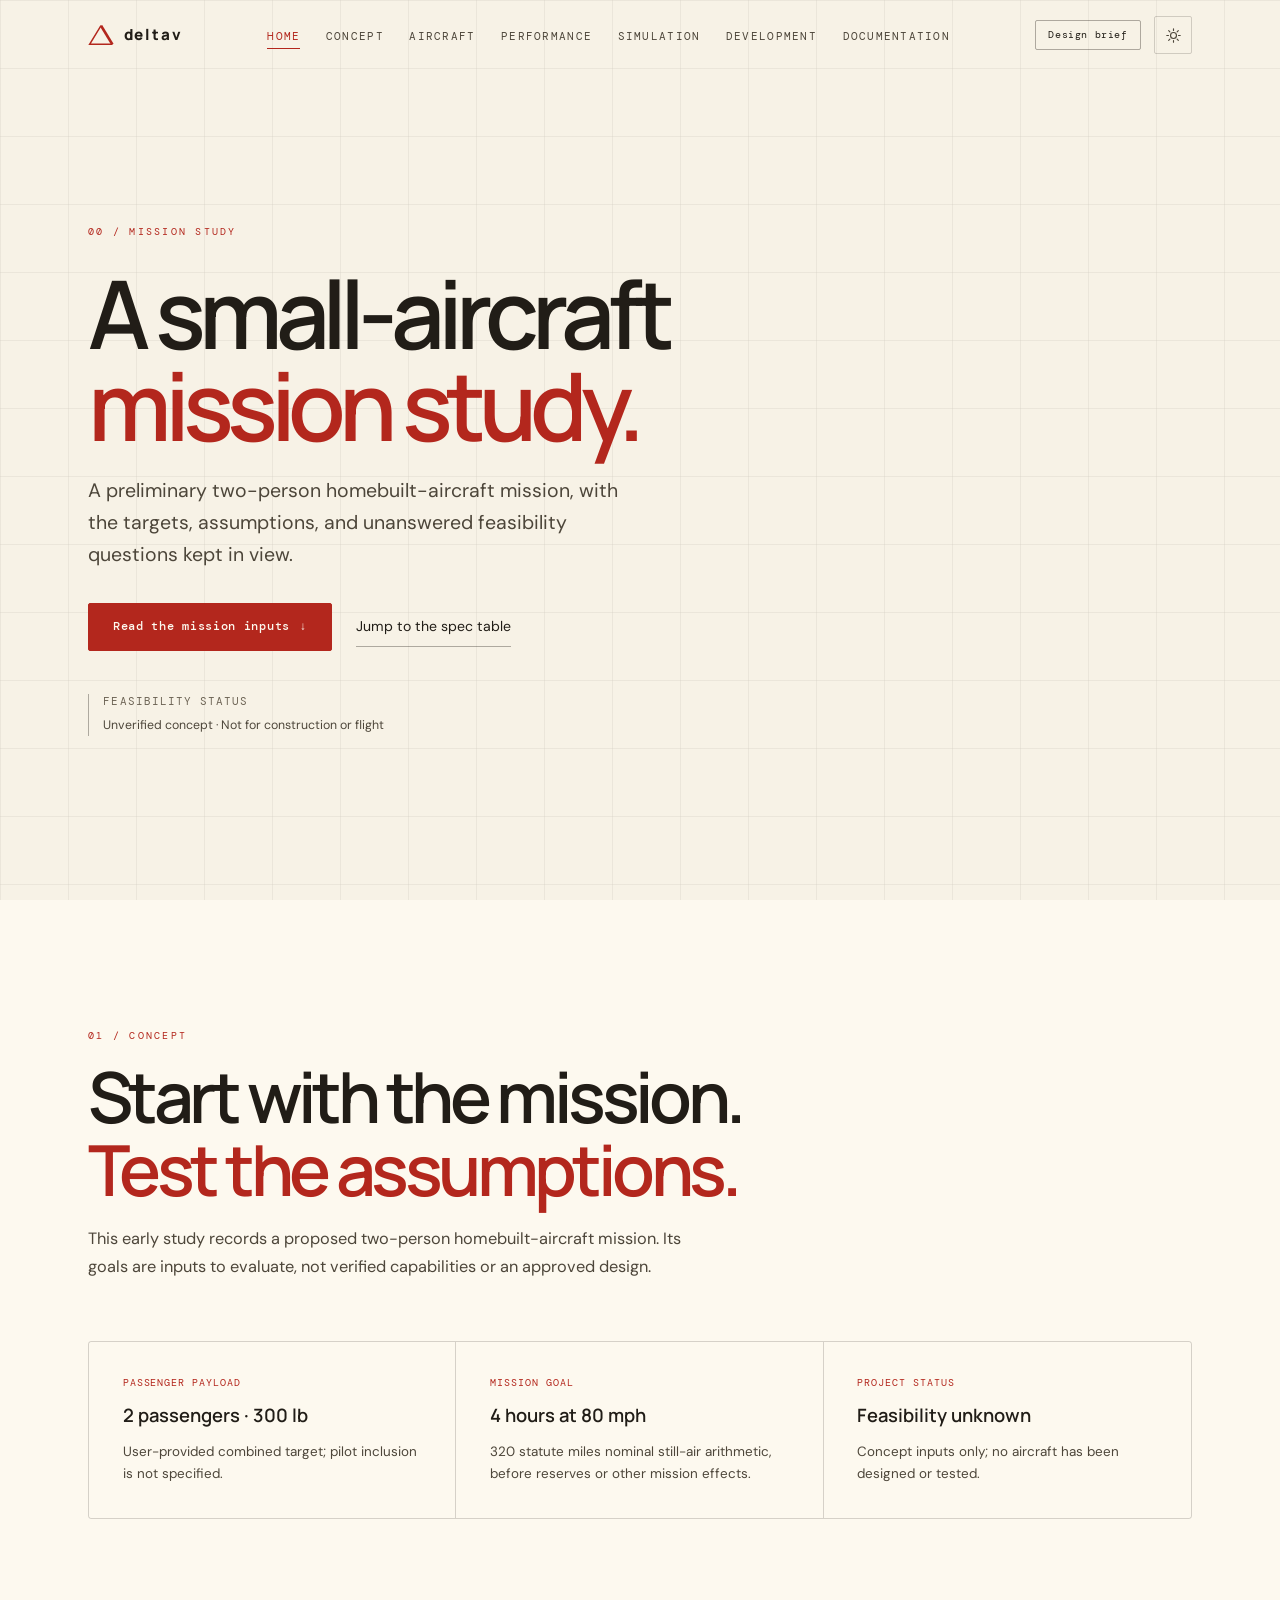
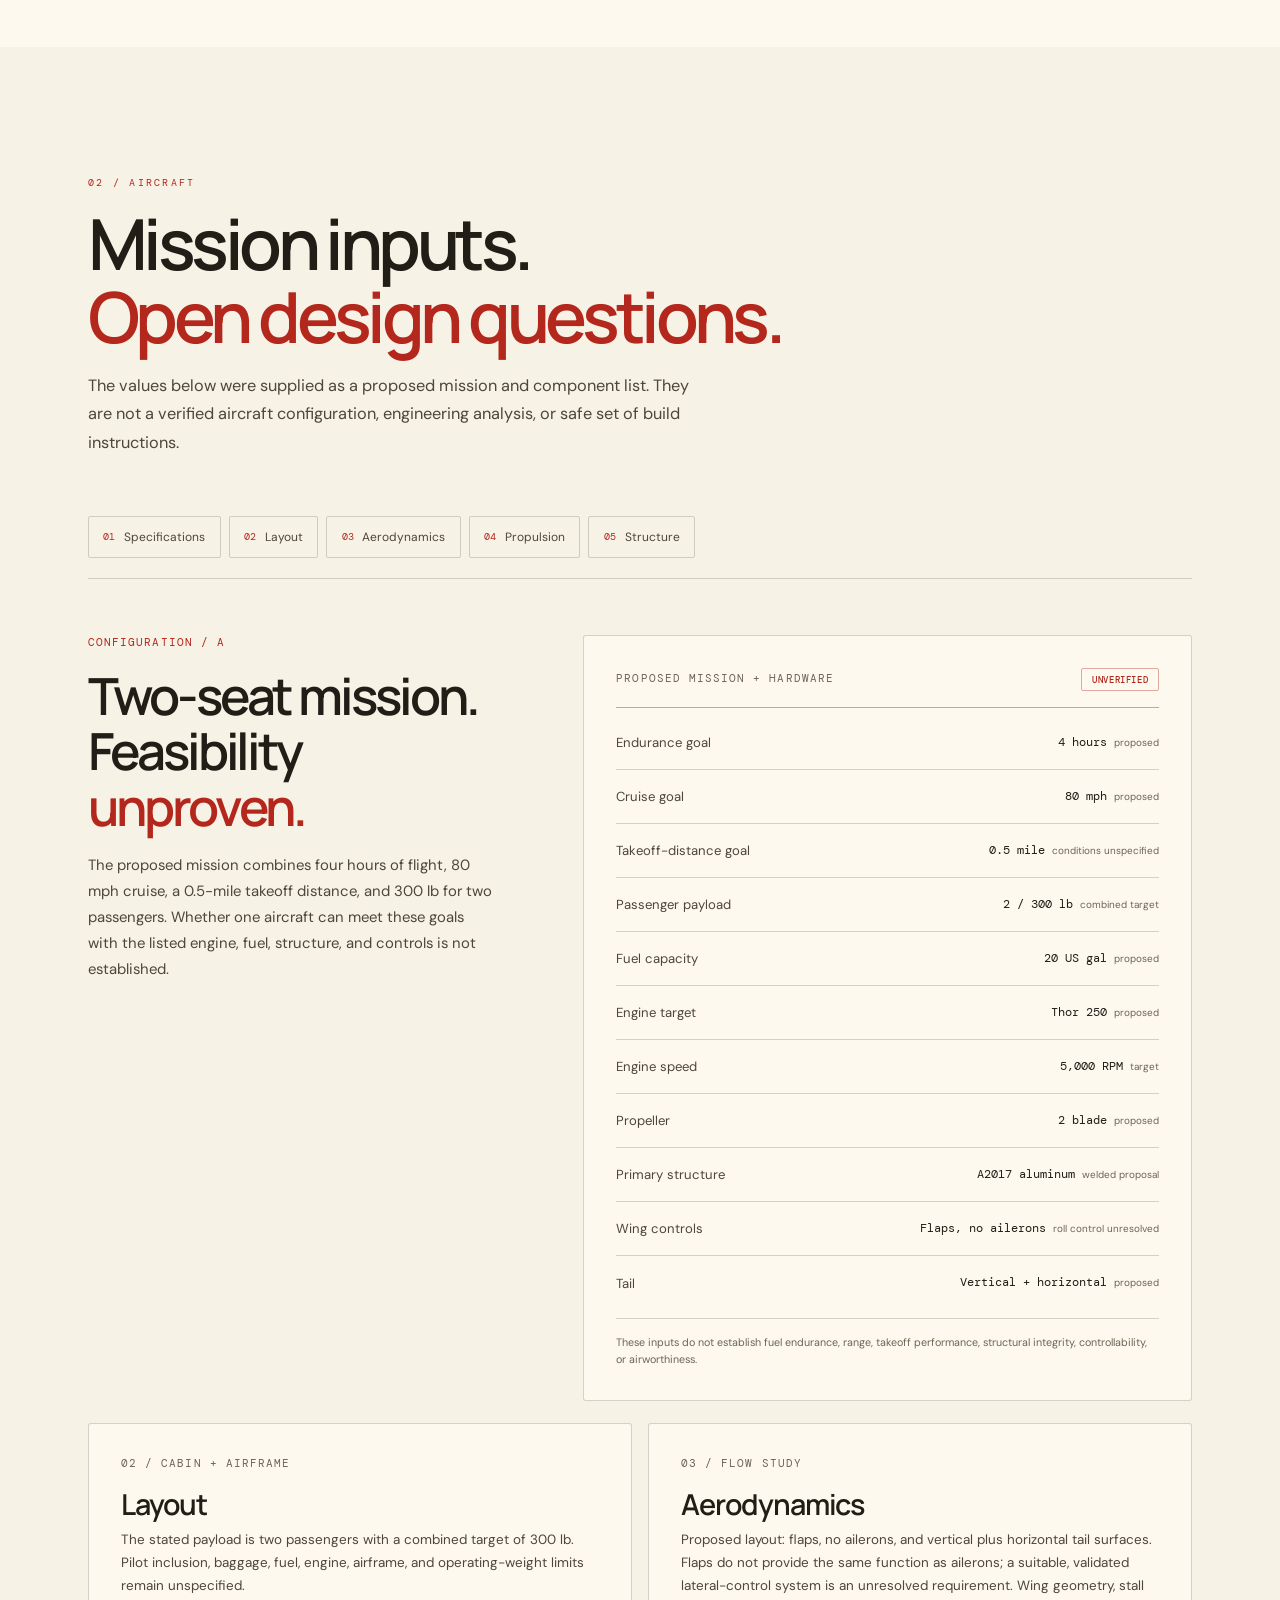
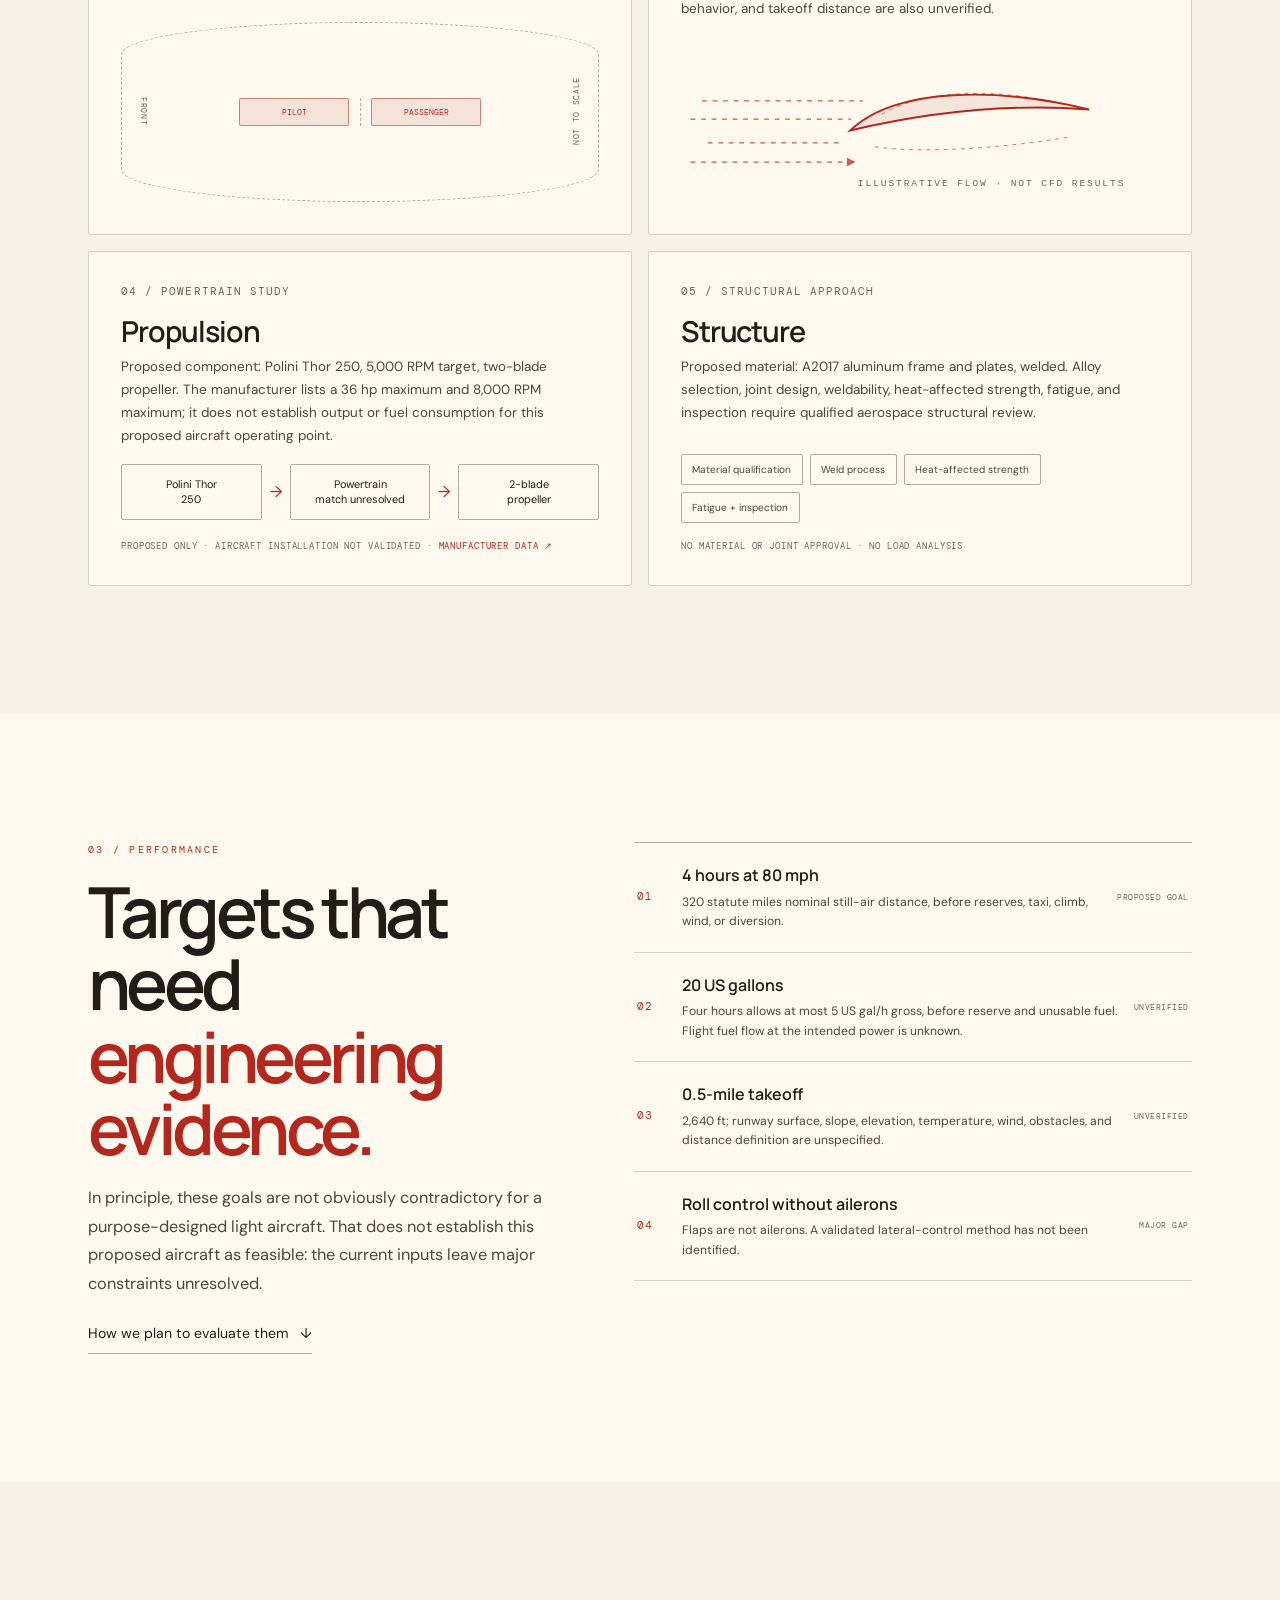
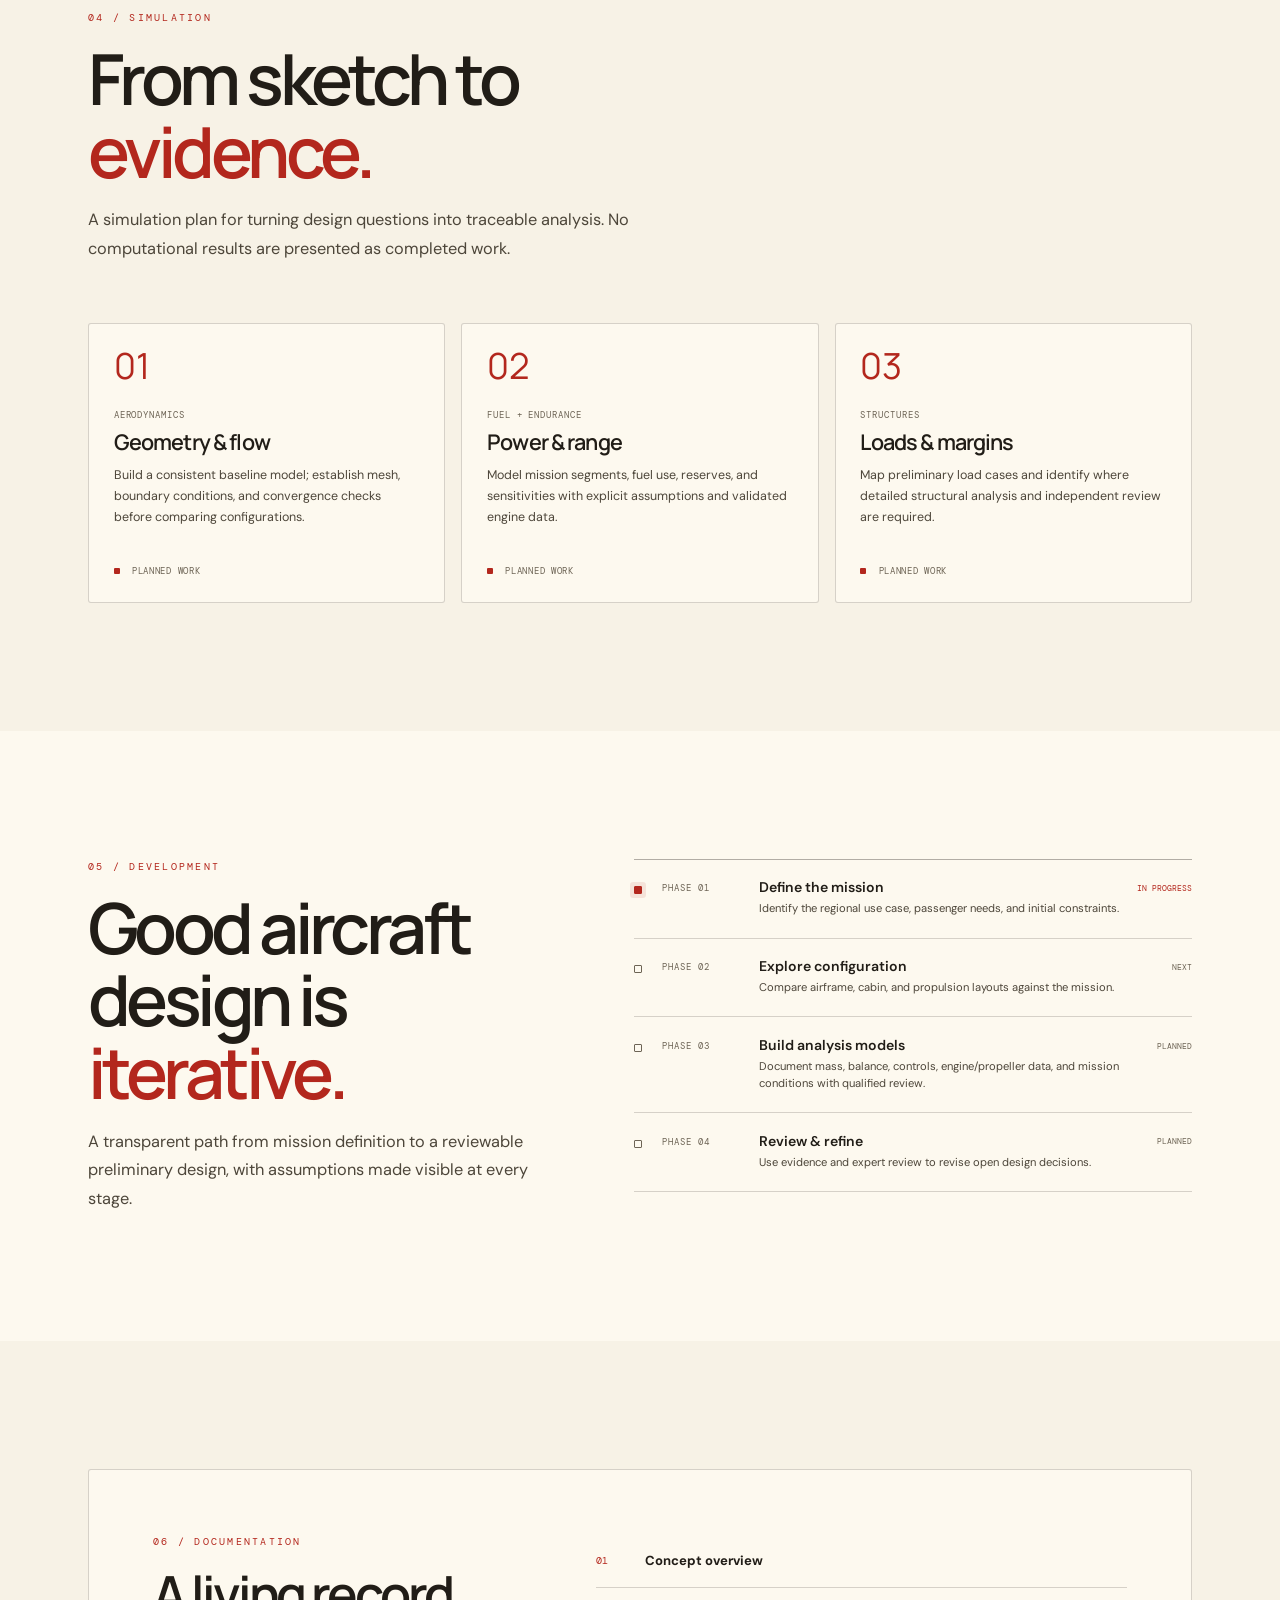
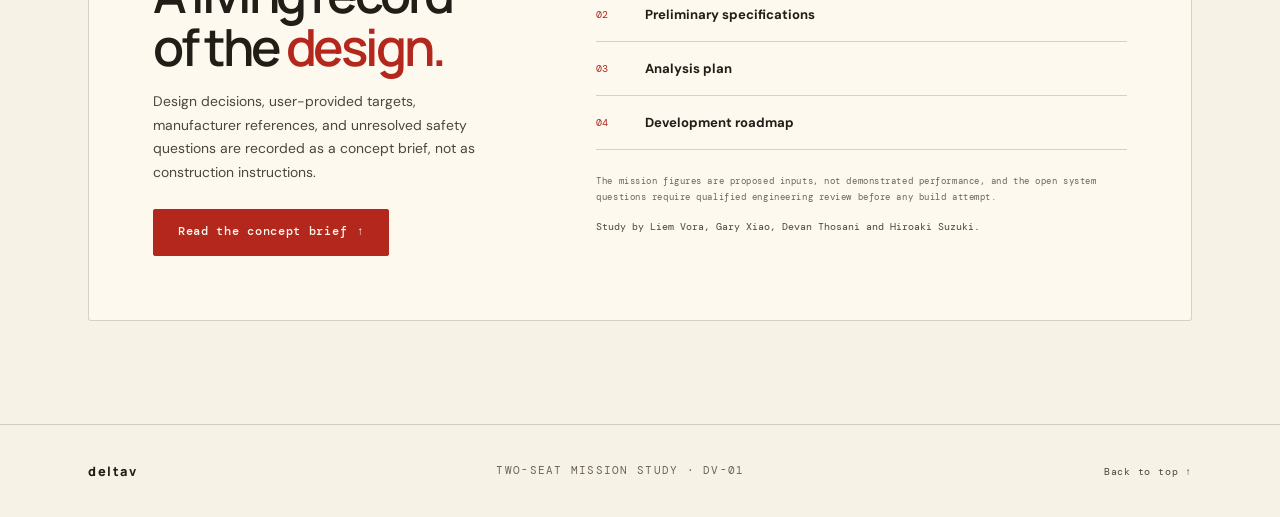
<file: contact.html>
<!DOCTYPE html>
<html lang="en">
<head>
  <meta charset="utf-8">
  <meta name="viewport" content="width=device-width, initial-scale=1">
  <meta http-equiv="refresh" content="0;url=index.html#documentation">
  <link rel="canonical" href="index.html#documentation">
  <title>Documentation: deltav aircraft design</title>
  <script>window.location.replace('index.html#documentation');</script>
</head>
<body><p>This portfolio has moved to the <a href="index.html#documentation">deltav design documentation</a>.</p></body>
</html>
</file>
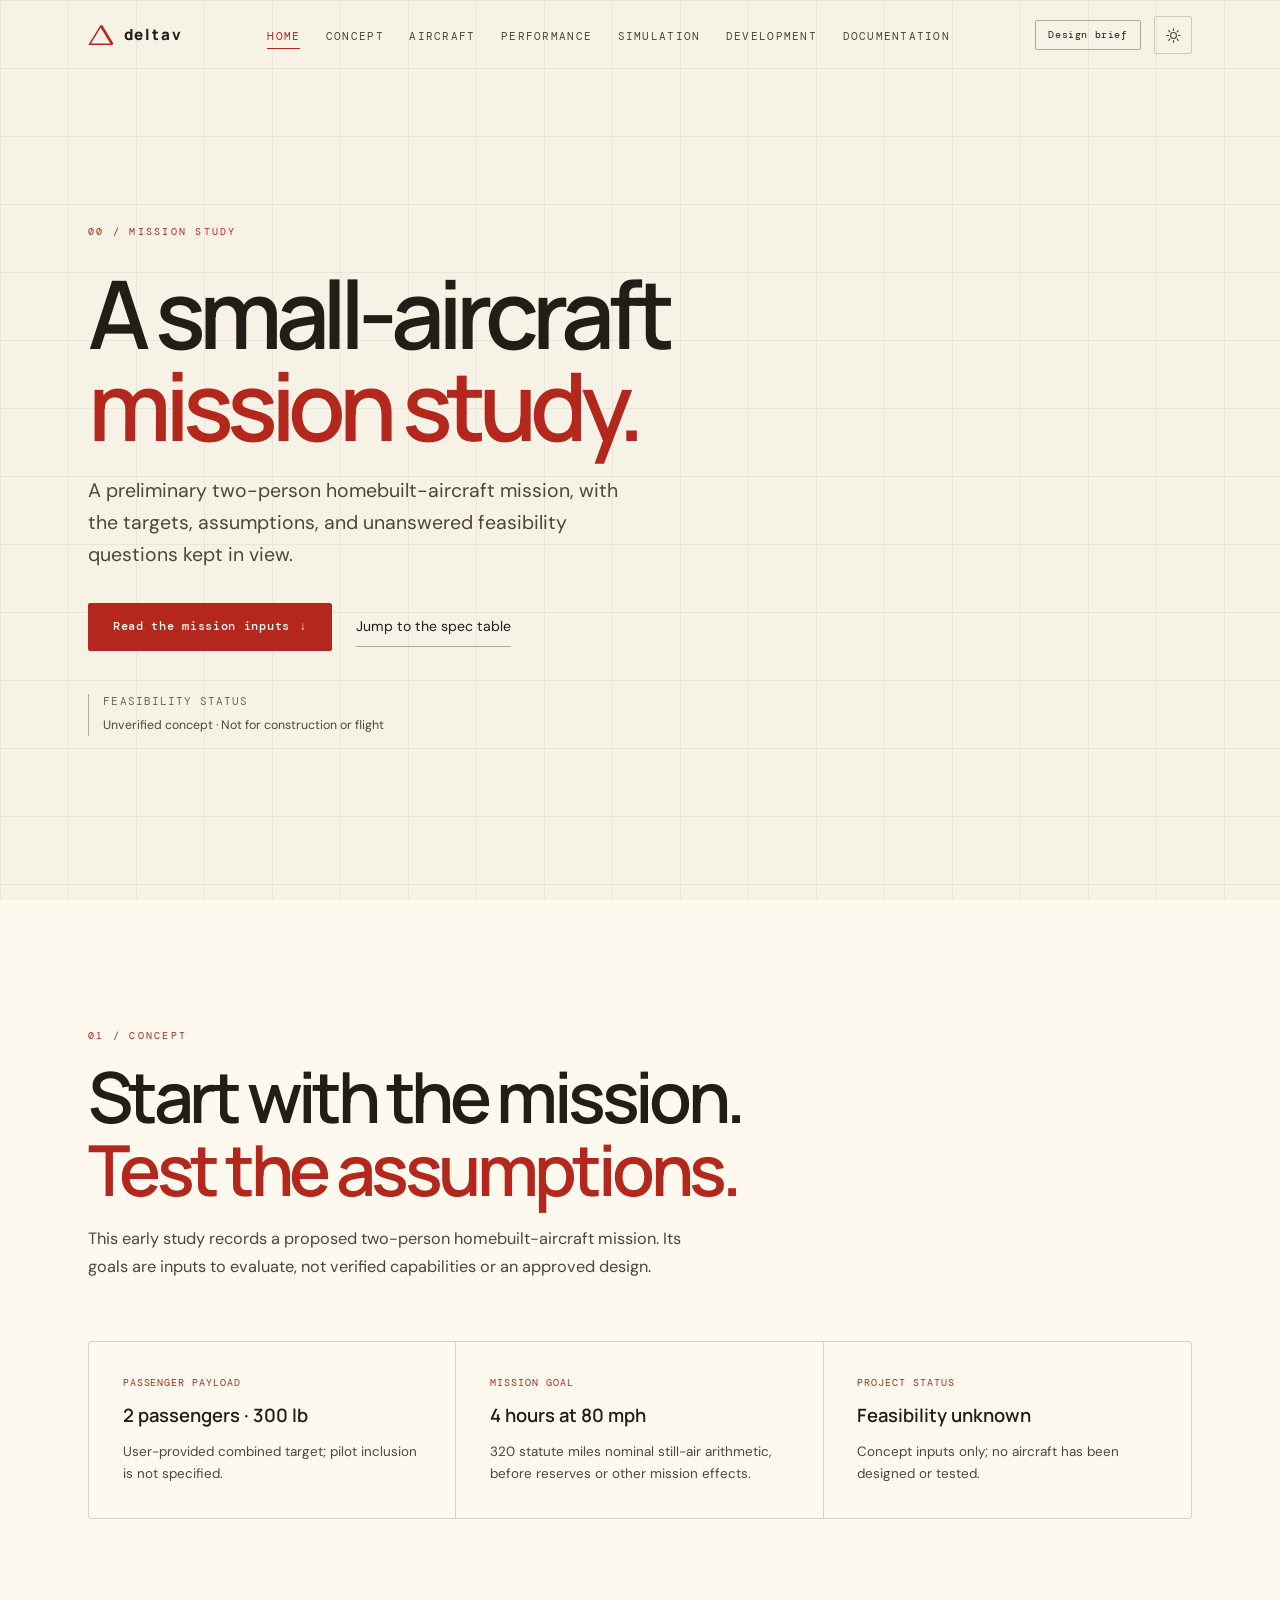
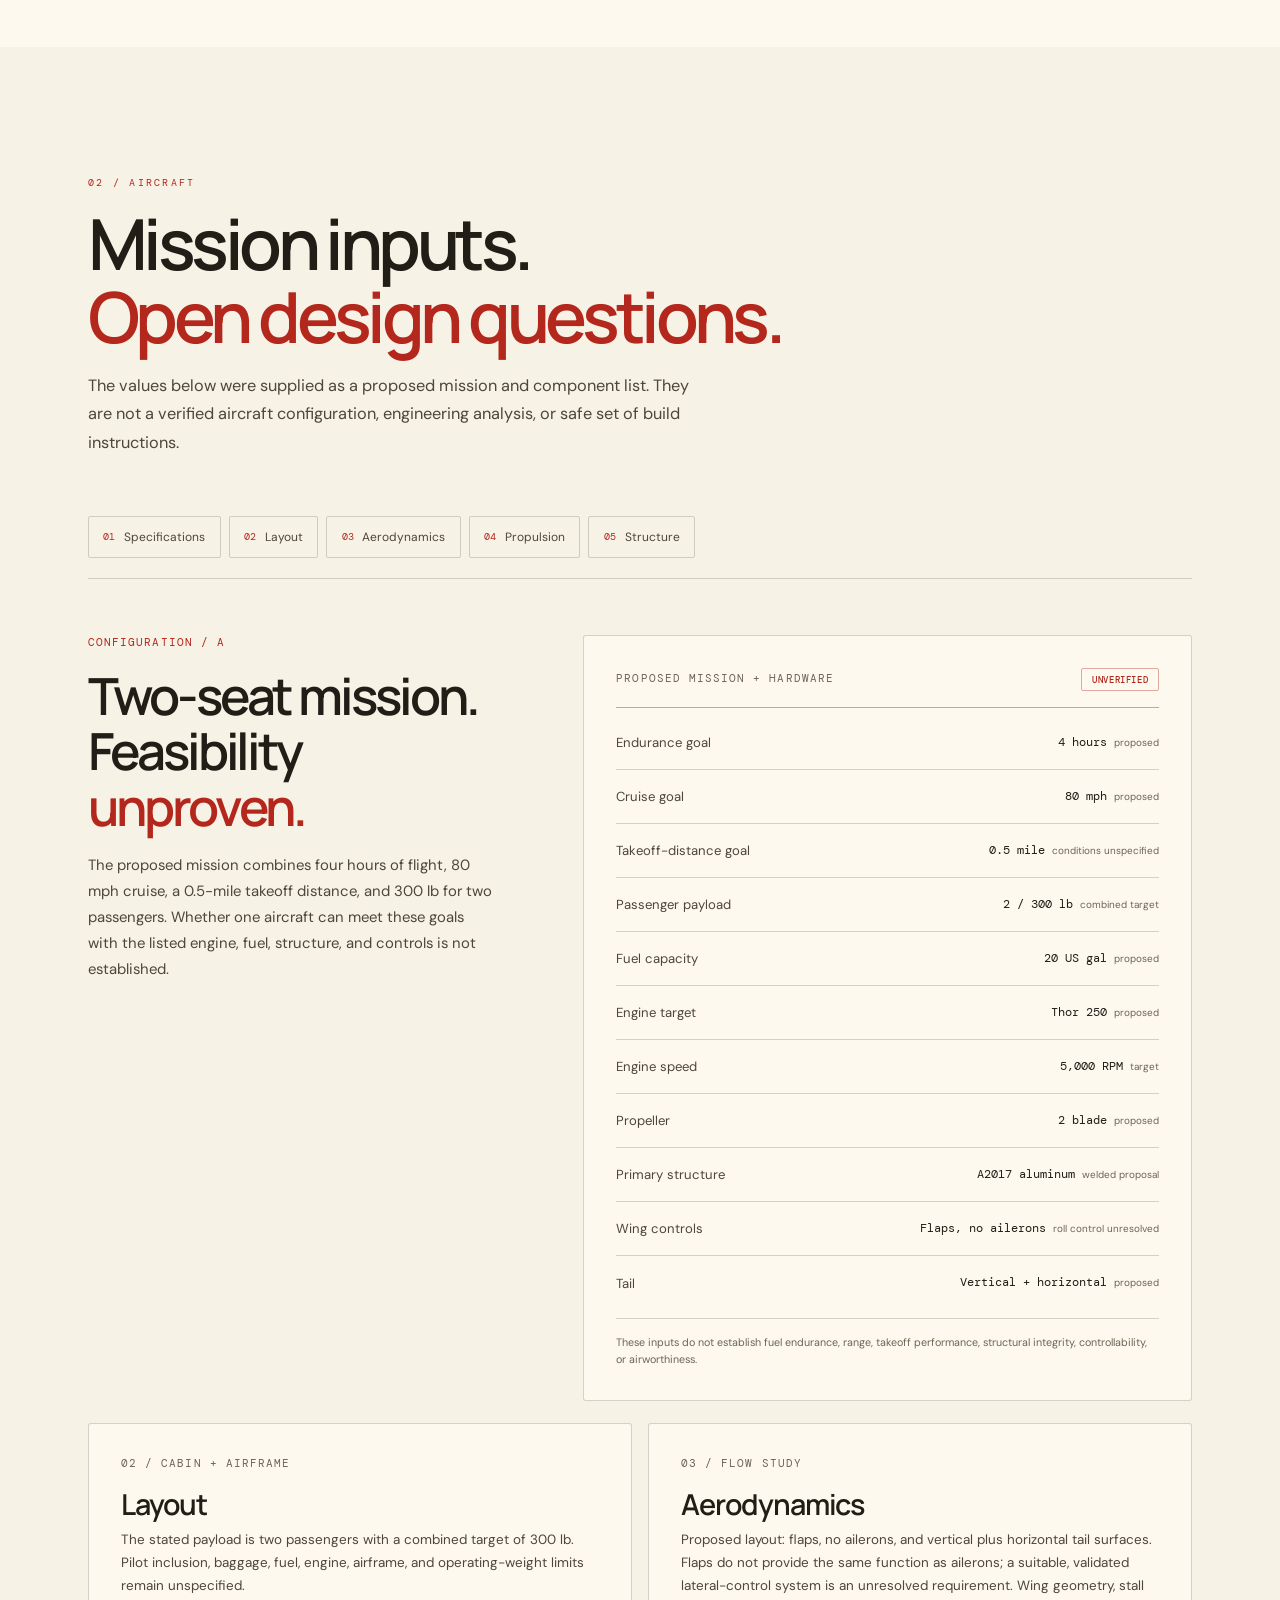
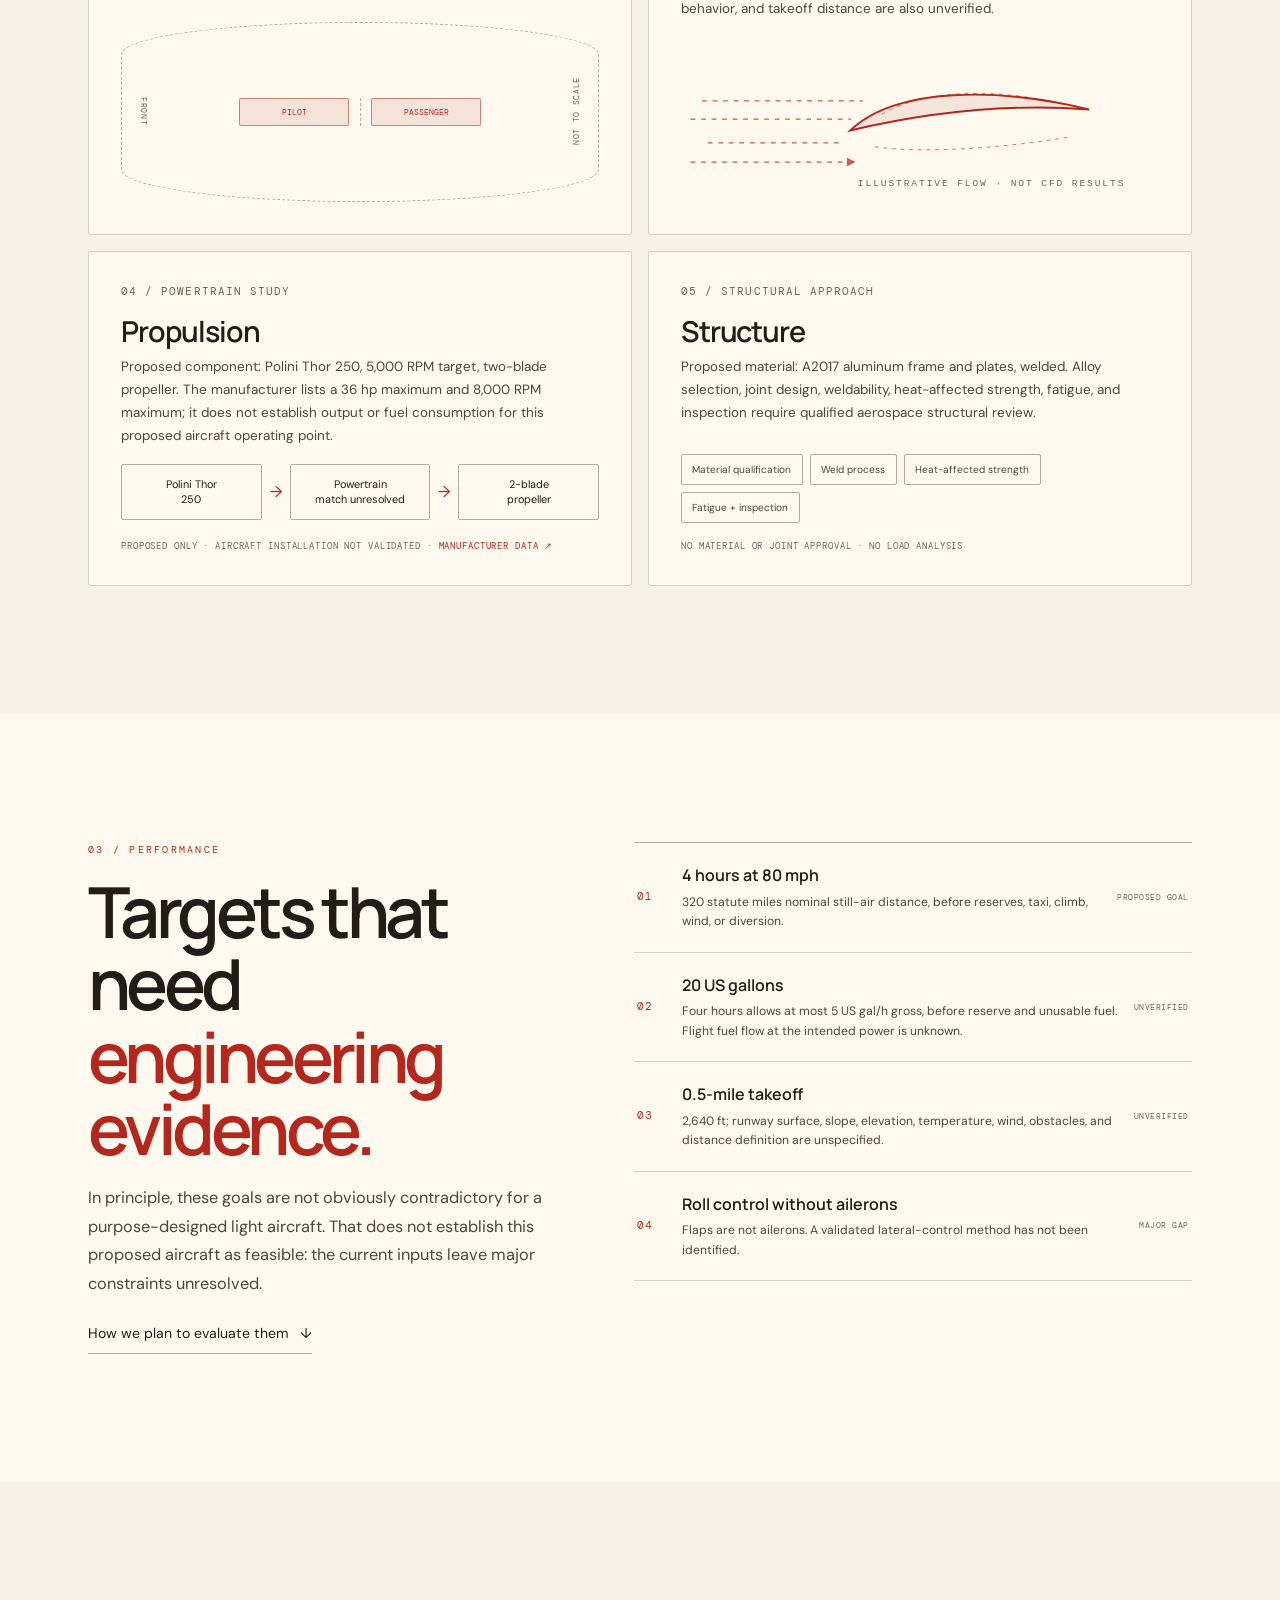
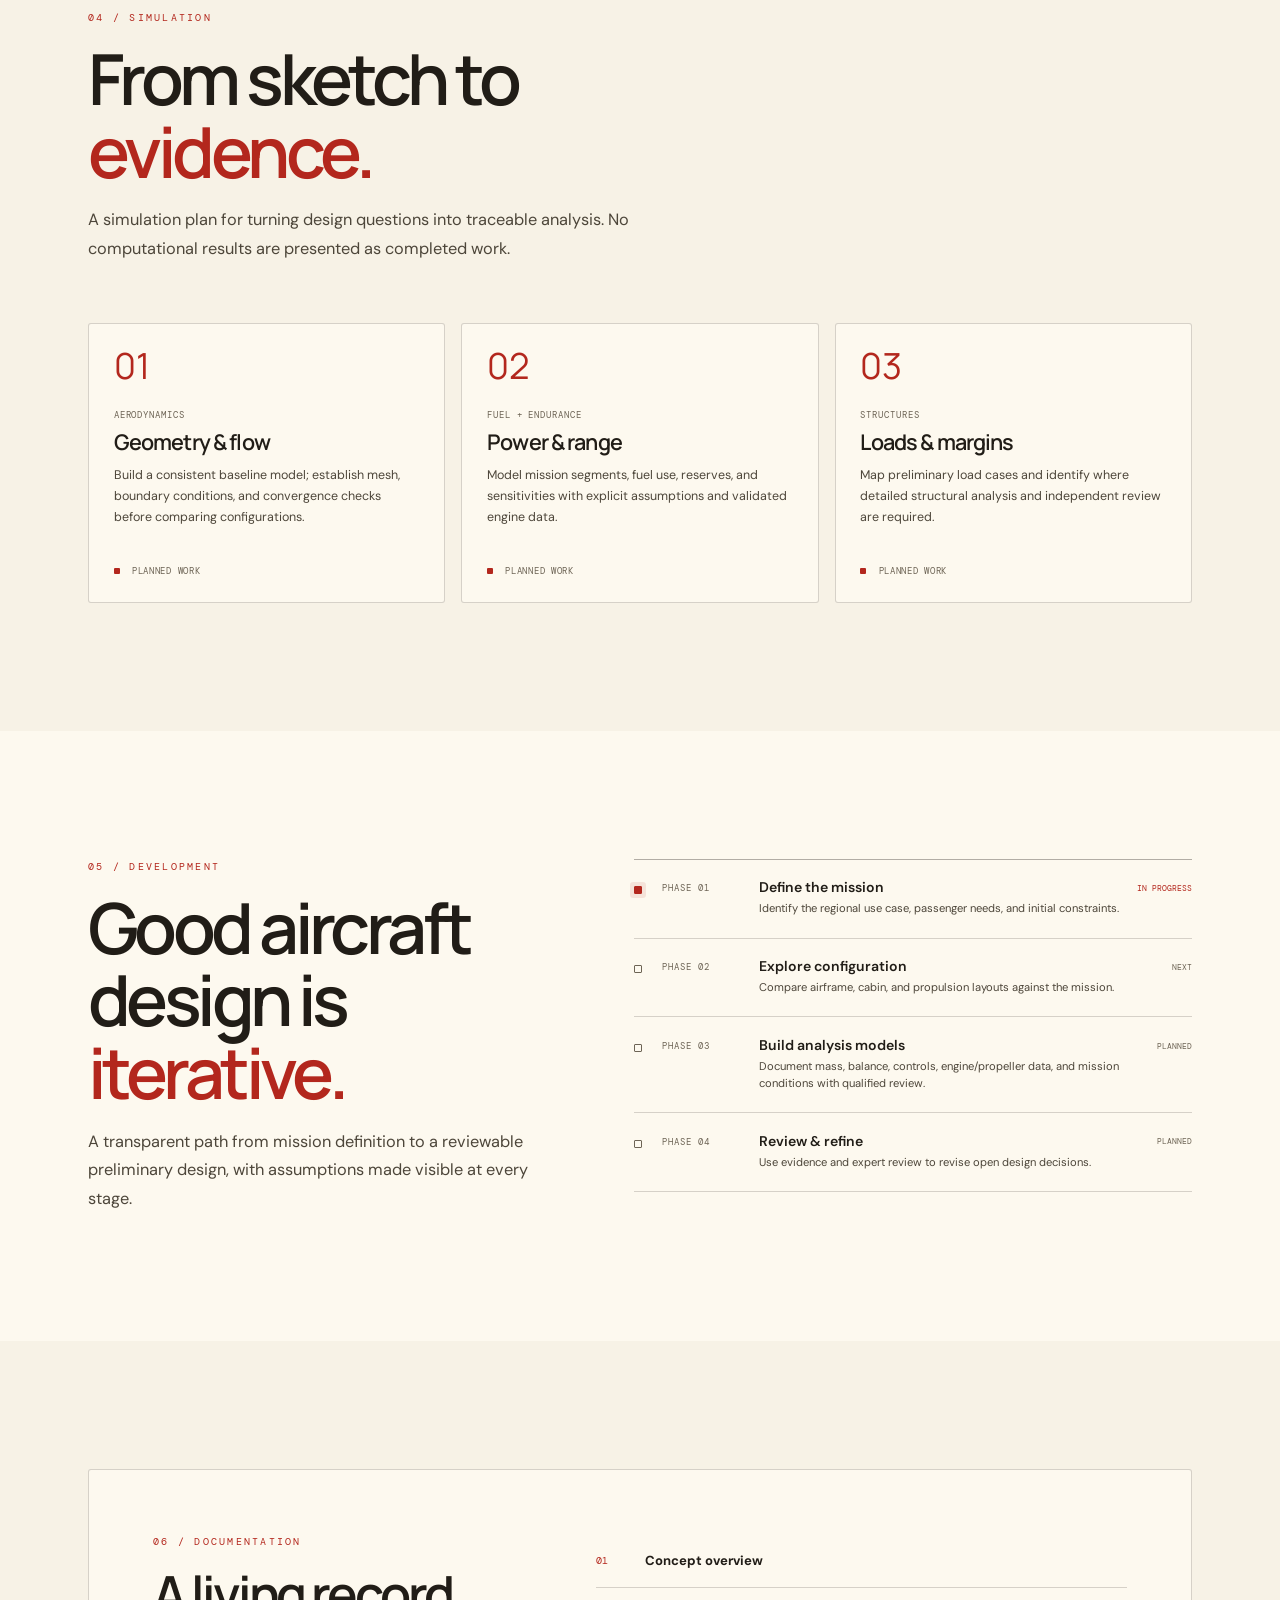
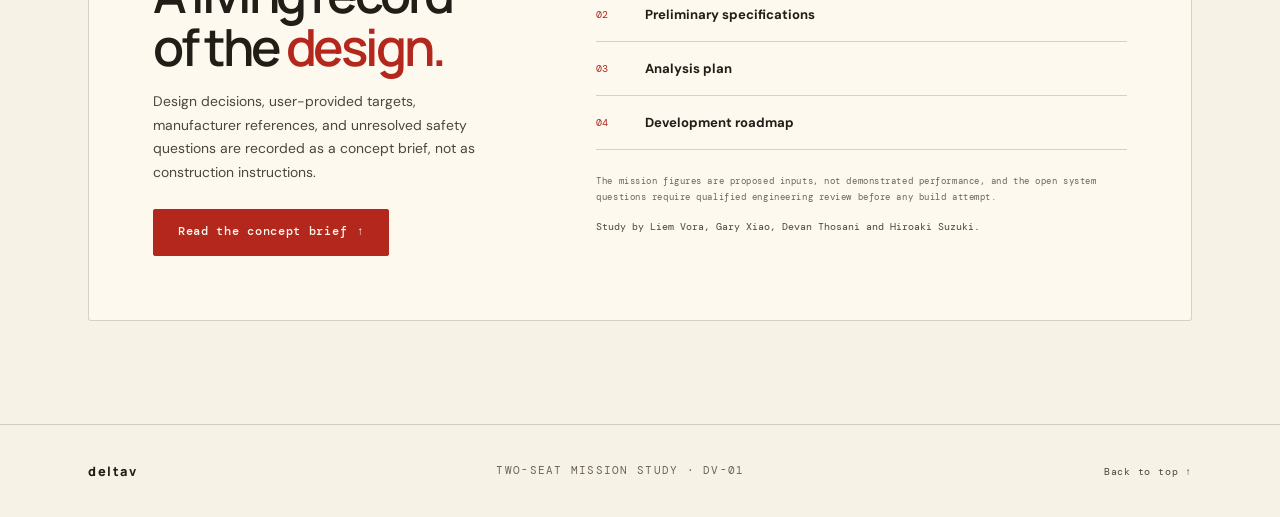
<file: services.html>
<!DOCTYPE html>
<html lang="en">
<head>
  <meta charset="utf-8">
  <meta name="viewport" content="width=device-width, initial-scale=1">
  <meta http-equiv="refresh" content="0;url=index.html#aircraft">
  <link rel="canonical" href="index.html#aircraft">
  <title>Aircraft: deltav aircraft design</title>
  <script>window.location.replace('index.html#aircraft');</script>
</head>
<body><p>This portfolio has moved to the <a href="index.html#aircraft">deltav aircraft design overview</a>.</p></body>
</html>
</file>
<file: assets/css/styles.css>
/* ==========================================================================
   deltav: two-seat aircraft mission study
   Single stylesheet. Layers: tokens > base > header > hero > components >
   responsive > motion > print.
   ========================================================================== */

:root {
  --font-display: 'Manrope', system-ui, -apple-system, 'Segoe UI', Roboto, sans-serif;
  --font-body: 'DM Sans', system-ui, -apple-system, 'Segoe UI', Roboto, sans-serif;
  --font-mono: 'DM Mono', ui-monospace, SFMono-Regular, Consolas, monospace;

  --container: 1200px;
  --gutter: clamp(1.1rem, 4vw, 3rem);
  --header-h: 76px;
  --radius: 2px;
  --radius-lg: 3px;
  --ease: cubic-bezier(.22, 1, .36, 1);
}

/* Cream (light) is the default theme; the toggle sets data-theme on <html>.
   Text/accent pairs in both themes clear WCAG AA (normal text >= 4.5:1). */
:root,
[data-theme='light'] {
  color-scheme: light;
  --bg: #f7f2e6;              /* cream paper */
  --bg-elev: #fdf9ef;
  --text: #211d17;            /* 15.0:1 on --bg */
  --text-dim: #4d463a;        /* 8.3:1 on --bg */
  --text-faint: #6d6455;      /* 5.2:1 on --bg, 5.5:1 on --bg-elev */
  --line: rgba(33, 29, 23, .18);
  --line-strong: rgba(33, 29, 23, .34);
  --accent: #b3271d;          /* red ink: 5.8:1 on --bg, 6.2:1 on --bg-elev */
  --accent-soft: rgba(179, 39, 29, .1);
  --on-accent: #fdf9ef;       /* text on accent fills: 6.2:1 */
}

[data-theme='dark'] {
  color-scheme: dark;
  --bg: #141210;              /* warm near-black */
  --bg-elev: #1d1a17;
  --text: #f4efe4;            /* 16.3:1 on --bg */
  --text-dim: #b9b1a2;        /* 8.8:1 on --bg, 8.1:1 on --bg-elev */
  --text-faint: #93897a;      /* 5.4:1 on --bg, 5.0:1 on --bg-elev */
  --line: rgba(244, 239, 228, .13);
  --line-strong: rgba(244, 239, 228, .26);
  --accent: #ef6a4d;          /* 6.1:1 on --bg, 5.6:1 on --bg-elev */
  --accent-soft: rgba(239, 106, 77, .13);
  --on-accent: #141210;       /* text on accent fills: 6.1:1 */
}

/* Base --------------------------------------------------- */

*, *::before, *::after { box-sizing: border-box; }

html {
  scroll-behavior: smooth;
  scroll-padding-top: calc(var(--header-h) + 24px);
}

body {
  margin: 0;
  background: var(--bg);
  color: var(--text);
  font: 400 1rem/1.6 var(--font-body);
  transition: background-color .4s ease, color .4s ease;
}

h1, h2, h3 {
  margin: 0;
  font-family: var(--font-display);
  font-weight: 600;
  letter-spacing: -.05em;
  line-height: 1.05;
}

p { margin: 0; }

a { color: inherit; text-decoration: none; }

a, button { cursor: pointer; }

img, svg { display: block; }

.container {
  width: 100%;
  max-width: var(--container);
  margin-inline: auto;
  padding-inline: var(--gutter);
}

.section { padding-block: clamp(5rem, 10vw, 9rem); }

.mono {
  font-family: var(--font-mono);
  font-size: .66rem;
  letter-spacing: .1em;
}

.eyebrow {
  display: flex;
  align-items: center;
  gap: .7rem;
  font-family: var(--font-mono);
  font-size: .64rem;
  letter-spacing: .22em;
  text-transform: uppercase;
  color: var(--accent);
}

.skip-link {
  position: fixed;
  top: -3rem;
  left: 1rem;
  z-index: 200;
  padding: .7rem 1.1rem;
  border-radius: var(--radius);
  background: var(--accent);
  color: var(--on-accent);
  font-family: var(--font-mono);
  font-size: .72rem;
  transition: top .25s var(--ease);
}

.skip-link:focus { top: 1rem; }

:focus-visible {
  outline: 2px solid var(--accent);
  outline-offset: 3px;
}

::selection {
  background: var(--accent);
  color: var(--on-accent);
}

/* Header -------------------------------------------------- */

.site-header {
  position: fixed;
  top: 0;
  left: 0;
  right: 0;
  z-index: 100;
  padding-block: 1rem;
  background: transparent;
  transition: background-color .3s, border-color .3s;
  border-bottom: 1px solid transparent;
}

.site-header.is-scrolled {
  background: color-mix(in srgb, var(--bg) 84%, transparent);
  backdrop-filter: blur(12px);
  -webkit-backdrop-filter: blur(12px);
  border-bottom-color: var(--line);
}

.scroll-progress {
  position: fixed;
  top: 0;
  left: 0;
  right: 0;
  height: 2px;
  z-index: 150;
  pointer-events: none;
}

.scroll-progress span {
  display: block;
  height: 100%;
  width: 0;
  background: var(--accent);
}

.nav {
  display: flex;
  align-items: center;
  justify-content: space-between;
  gap: 1rem;
}

.brand {
  display: flex;
  align-items: center;
  gap: .6rem;
}

.brand-mark { width: 26px; height: 26px; color: var(--accent); flex: none; }
.brand-text {
  font-family: var(--font-display);
  font-size: .95rem;
  font-weight: 800;
  letter-spacing: .12em;
  text-transform: lowercase;
}

.nav-links {
  display: flex;
  align-items: center;
  gap: 1.6rem;
  margin: 0;
  padding: 0;
  list-style: none;
}

.nav-links a {
  font-family: var(--font-mono);
  font-size: .66rem;
  letter-spacing: .12em;
  text-transform: uppercase;
  color: var(--text-dim);
  transition: color .2s;
}

.nav-links a:hover { color: var(--text); }

.nav-links a.is-active {
  color: var(--accent);
  border-bottom: 1px solid var(--accent);
  padding-bottom: .3rem;
}

.nav-actions {
  display: flex;
  align-items: center;
  gap: .8rem;
}

.icon-btn {
  display: inline-grid;
  place-items: center;
  width: 38px;
  height: 38px;
  padding: 0;
  border: 1px solid var(--line);
  border-radius: var(--radius);
  background: transparent;
  color: var(--text-dim);
}

.icon-btn:hover { color: var(--text); border-color: var(--line-strong); }

.icon {
  width: 17px;
  height: 17px;
  fill: none;
  stroke: currentColor;
  stroke-width: 1.6;
  stroke-linecap: round;
  stroke-linejoin: round;
}

[data-theme='dark'] .icon-sun { display: none; }
[data-theme='light'] .icon-moon { display: none; }

.nav-burger { display: none; }

.nav-burger span {
  display: block;
  width: 13px;
  height: 1.5px;
  border-radius: 1px;
  background: currentColor;
  transition: transform .25s var(--ease);
}

.nav-burger span + span { margin-top: 2.5px; }

.nav-burger[aria-expanded='true'] span:first-child { transform: translateY(4px) rotate(45deg); }
.nav-burger[aria-expanded='true'] span:nth-child(2) { transform: scaleX(0); opacity: 0; }
.nav-burger[aria-expanded='true'] span:last-child { transform: translateY(-4px) rotate(-45deg); }

/* Buttons -------------------------------------------------- */

.btn {
  display: inline-flex;
  align-items: center;
  gap: .6rem;
  padding: .85rem 1.5rem;
  border-radius: var(--radius);
  border: 1px solid var(--line-strong);
  background: transparent;
  color: var(--text);
  font-family: var(--font-mono);
  font-size: .72rem;
  letter-spacing: .06em;
  transition: border-color .25s, color .25s, background-color .25s, transform .25s var(--ease);
}

.btn:hover { border-color: var(--accent); color: var(--accent); }

.btn-sm { padding: .55rem 1rem; font-size: .64rem; }

.nav-cta { padding: .42rem .8rem; font-size: .6rem; }

.btn-primary {
  background: var(--accent);
  border-color: var(--accent);
  color: var(--on-accent);
  font-weight: 500;
}

.btn-primary:hover {
  color: var(--on-accent);
  transform: translateY(-2px);
}

/* Hero ----------------------------------------------------- */

.air-hero {
  position: relative;
  min-height: 100svh;
  display: grid;
  align-items: center;
  padding-block: calc(var(--header-h) + 2rem) 3rem;
}

.air-hero::before {
  content: '';
  position: absolute;
  inset: 0;
  opacity: .16;
  pointer-events: none;
  background-image:
    linear-gradient(var(--line-strong) 1px, transparent 1px),
    linear-gradient(90deg, var(--line-strong) 1px, transparent 1px);
  background-size: 68px 68px;
}

.air-hero-grid {
  position: relative;
  display: grid;
  grid-template-columns: minmax(0, 800px);
  width: 100%;
}

.air-hero-copy { z-index: 1; padding-block: 2rem; }

.air-hero h1 {
  font-size: clamp(3.7rem, 7.4vw, 7rem);
  line-height: .98;
  letter-spacing: -.075em;
  margin-top: 1.65rem;
}

.air-hero h1 span,
.section-heading h2 span,
.feature-copy h3 span,
.doc-copy h2 span { color: var(--accent); }

.hero-lede {
  max-width: 43ch;
  margin-top: 1.4rem;
  font-size: clamp(1.05rem, 1.6vw, 1.22rem);
  line-height: 1.65;
  color: var(--text-dim);
}

.hero-actions {
  display: flex;
  flex-wrap: wrap;
  align-items: center;
  gap: 1.5rem;
  margin-top: 2rem;
}

.text-link {
  display: inline-flex;
  align-items: center;
  gap: .7rem;
  color: var(--text);
  font-size: .88rem;
  border-bottom: 1px solid var(--line-strong);
  padding: .5rem 0;
  transition: color .25s, border-color .25s;
}

.text-link:hover { color: var(--accent); border-color: var(--accent); }

.hero-status {
  display: flex;
  flex-direction: column;
  gap: .35rem;
  padding-left: .9rem;
  border-left: 1px solid var(--line-strong);
  margin-top: 2.7rem;
  color: var(--text-dim);
  font-size: .77rem;
}

.hero-status .mono { color: var(--text-faint); }

/* Section headings ----------------------------------------- */

.section-heading { max-width: 740px; margin-bottom: clamp(2.25rem, 5vw, 3.7rem); }

.section-heading h2 {
  font-size: clamp(2.65rem, 5.5vw, 5rem);
  letter-spacing: -.065em;
  line-height: 1.03;
  margin-top: 1rem;
}

.section-intro {
  color: var(--text-dim);
  font-size: 1.02rem;
  max-width: 56ch;
  line-height: 1.75;
  margin-top: 1.2rem;
}

/* Concept --------------------------------------------------- */

.concept-section { background: var(--bg-elev); }

.concept-strip {
  display: grid;
  grid-template-columns: repeat(3, 1fr);
  border: 1px solid var(--line);
  border-radius: var(--radius-lg);
  overflow: hidden;
}

.concept-strip > div {
  display: flex;
  flex-direction: column;
  gap: .65rem;
  padding: clamp(1.35rem, 3vw, 2.1rem);
  border-right: 1px solid var(--line);
}

.concept-strip > div:last-child { border: 0; }
.concept-strip .mono { color: var(--accent); font-size: .61rem; }
.concept-strip strong { font-family: var(--font-display); font-size: 1.15rem; font-weight: 600; }
.concept-strip p { color: var(--text-dim); font-size: .84rem; }

/* Aircraft -------------------------------------------------- */

.aircraft-subnav {
  display: flex;
  flex-wrap: wrap;
  gap: .5rem;
  border-bottom: 1px solid var(--line);
  padding-bottom: 1.25rem;
  margin-bottom: 3.5rem;
}

.aircraft-subnav a {
  display: flex;
  gap: .55rem;
  align-items: center;
  padding: .65rem .9rem;
  border: 1px solid var(--line);
  border-radius: var(--radius);
  color: var(--text-dim);
  font-size: .75rem;
  transition: color .2s, border-color .2s, background-color .2s;
}

.aircraft-subnav a span { color: var(--accent); font-family: var(--font-mono); font-size: .63rem; }

.aircraft-subnav a:hover,
.aircraft-subnav a.is-active {
  color: var(--text);
  border-color: var(--accent);
  background: var(--accent-soft);
}

.aircraft-feature {
  display: grid;
  grid-template-columns: .8fr 1.2fr;
  gap: clamp(2rem, 7vw, 6rem);
  align-items: start;
  margin-bottom: 1.4rem;
  scroll-margin-top: calc(var(--header-h) + 24px);
}

.feature-kicker { color: var(--accent); margin-bottom: 1rem; }

.feature-copy h3 {
  font-size: clamp(2.3rem, 4vw, 3.7rem);
  line-height: 1.08;
  letter-spacing: -.06em;
}

.feature-copy > p:not(.mono) {
  max-width: 44ch;
  margin-top: 1.1rem;
  color: var(--text-dim);
  font-size: .93rem;
  line-height: 1.75;
}

.spec-panel {
  border: 1px solid var(--line);
  border-radius: var(--radius-lg);
  background: var(--bg-elev);
  padding: clamp(1.4rem, 3vw, 2rem);
}

.spec-panel-head {
  display: flex;
  justify-content: space-between;
  align-items: center;
  gap: 1rem;
  padding-bottom: 1rem;
  border-bottom: 1px solid var(--line-strong);
  color: var(--text-faint);
}

.status-pill {
  border: 1px solid color-mix(in srgb, var(--accent) 38%, transparent);
  border-radius: var(--radius);
  padding: .28rem .6rem;
  color: var(--accent);
  font: 500 .58rem var(--font-mono);
  letter-spacing: .07em;
  white-space: nowrap;
}

.air-specs { margin: .5rem 0 0; }

.air-specs > div {
  min-height: 54px;
  display: flex;
  align-items: center;
  justify-content: space-between;
  gap: 1rem;
  border-bottom: 1px solid var(--line);
}

.air-specs > div:last-child { border: 0; }
.air-specs dt { color: var(--text-dim); font-size: .82rem; }
.air-specs dd { margin: 0; color: var(--text); font-family: var(--font-mono); font-size: .78rem; text-align: right; }
.air-specs dd small { color: var(--text-faint); font: .62rem var(--font-body); }

.data-disclaimer {
  padding-top: .9rem;
  margin-top: .5rem;
  border-top: 1px solid var(--line);
  color: var(--text-faint);
  font-size: .67rem;
  line-height: 1.6;
}

.design-grid {
  display: grid;
  grid-template-columns: repeat(2, minmax(0, 1fr));
  gap: 1rem;
}

.design-card {
  scroll-margin-top: calc(var(--header-h) + 24px);
  min-height: 330px;
  padding: clamp(1.4rem, 3vw, 2rem);
  background: var(--bg-elev);
  border: 1px solid var(--line);
  border-radius: var(--radius-lg);
  display: flex;
  flex-direction: column;
}

.design-card-top { display: flex; justify-content: space-between; color: var(--text-faint); }

.design-card h3 {
  font-size: 1.8rem;
  letter-spacing: -.04em;
  margin-top: 1rem;
}

.design-card > p {
  color: var(--text-dim);
  font-size: .84rem;
  line-height: 1.7;
  margin: .6rem 0 1rem;
  max-width: 58ch;
}

/* Illustrative two-seat cabin sketch (dashed fuselage plan) */

.layout-diagram {
  flex: 1;
  min-height: 180px;
  margin-top: .5rem;
  display: flex;
  align-items: center;
  justify-content: space-between;
  gap: 1rem;
  border: 1px dashed var(--line-strong);
  border-radius: 50% / 18%;
  padding: 1rem;
  position: relative;
}

.cabin-nose, .cabin-tail {
  color: var(--text-faint);
  font: .53rem var(--font-mono);
  letter-spacing: .08em;
  writing-mode: vertical-rl;
}

.cabin-tail { transform: rotate(180deg); }

.two-seat-layout .seat-map {
  display: grid;
  grid-template-columns: minmax(76px, 110px) 14px minmax(76px, 110px);
  grid-auto-rows: 28px;
  align-content: center;
  gap: 4px;
}

.two-seat-layout .seat {
  background: var(--accent-soft);
  border: 1px solid color-mix(in srgb, var(--accent) 52%, transparent);
  border-radius: var(--radius);
  color: var(--accent);
  text-align: center;
  font: .48rem/26px var(--font-mono);
}

.two-seat-layout .aisle { border-left: 1px dashed var(--line-strong); margin-inline: auto; }

/* Aerodynamics flow sketch */

.flow-diagram { width: 100%; height: auto; margin: auto 0 .2rem; }

.flow-diagram .fl-line { stroke: var(--accent); }
.flow-diagram .fl-airfoil { fill: var(--accent-soft); stroke: var(--accent); }
.flow-diagram .fl-arrow { fill: var(--accent); }
.flow-diagram .fl-note { fill: var(--text-faint); }

/* Propulsion */

.propulsion-chain {
  display: flex;
  align-items: center;
  justify-content: space-between;
  gap: .5rem;
  margin: auto 0 1.2rem;
}

.propulsion-chain span {
  flex: 1;
  padding: .75rem .3rem;
  border: 1px solid var(--line-strong);
  border-radius: var(--radius);
  text-align: center;
  color: var(--text);
  font-size: .68rem;
  line-height: 1.4;
}

.propulsion-chain i { color: var(--accent); font-style: normal; }

.risk-tags {
  display: flex;
  flex-wrap: wrap;
  gap: .45rem;
  padding: 0;
  margin: auto 0 1rem;
  list-style: none;
}

.risk-tags li {
  border: 1px solid var(--line-strong);
  border-radius: var(--radius);
  padding: .4rem .65rem;
  color: var(--text-dim);
  font-size: .63rem;
}

.micro-note { color: var(--text-faint); font-size: .55rem; }
.micro-note a { color: var(--accent); }
.micro-note a:hover { text-decoration: underline; }

/* Performance ----------------------------------------------- */

.performance-section { background: var(--bg-elev); }

.performance-layout,
.development-layout {
  display: grid;
  grid-template-columns: .9fr 1.1fr;
  gap: clamp(2rem, 7vw, 6rem);
  align-items: start;
}

.performance-layout .section-heading { margin-bottom: 0; }
.performance-layout .text-link { margin-top: 1rem; }

.target-list { border-top: 1px solid var(--line-strong); }

.target-row {
  display: grid;
  grid-template-columns: 32px 1fr auto;
  align-items: center;
  gap: .8rem;
  padding: 1.25rem .2rem;
  border-bottom: 1px solid var(--line);
}

.target-row > .mono { color: var(--accent); }
.target-row strong { font-family: var(--font-display); font-size: 1rem; font-weight: 600; }
.target-row p { color: var(--text-dim); font-size: .76rem; margin-top: .25rem; }

.target-tag {
  color: var(--text-faint);
  font: .52rem var(--font-mono);
  letter-spacing: .06em;
  white-space: nowrap;
}

/* Simulation ------------------------------------------------- */

.simulation-grid {
  display: grid;
  grid-template-columns: repeat(3, 1fr);
  gap: 1rem;
}

.sim-card {
  min-height: 280px;
  padding: 1.55rem;
  background: var(--bg-elev);
  border: 1px solid var(--line);
  border-radius: var(--radius-lg);
  display: flex;
  flex-direction: column;
}

.sim-number { color: var(--accent); font: 2.25rem/1 var(--font-display); margin-bottom: 1.5rem; }
.sim-card > .mono { color: var(--text-faint); font-size: .56rem; }
.sim-card h3 { font-size: 1.35rem; letter-spacing: -.04em; margin-top: .55rem; }
.sim-card p { color: var(--text-dim); font-size: .78rem; line-height: 1.7; margin: .65rem 0 1rem; }

.sim-status {
  margin-top: auto;
  color: var(--text-faint);
  font: .56rem var(--font-mono);
  letter-spacing: .08em;
}

.sim-status i {
  display: inline-block;
  width: 6px;
  height: 6px;
  border-radius: 1px;
  background: var(--accent);
  margin-right: .4rem;
}

/* Development ------------------------------------------------- */

.development-section { background: var(--bg-elev); }
.development-layout .section-heading { margin: 0; }

.development-timeline {
  list-style: none;
  padding: 0;
  margin: 0;
  border-top: 1px solid var(--line-strong);
}

.development-timeline li {
  display: grid;
  grid-template-columns: 14px 82px 1fr auto;
  gap: .9rem;
  align-items: start;
  padding: 1.3rem 0;
  border-bottom: 1px solid var(--line);
}

.timeline-dot {
  width: 8px;
  height: 8px;
  margin-top: .35rem;
  border-radius: 1px;
  border: 1px solid var(--text-faint);
}

.timeline-dot.complete {
  border-color: var(--accent);
  background: var(--accent);
  box-shadow: 0 0 0 4px var(--accent-soft);
}

.development-timeline .mono { color: var(--text-faint); font-size: .54rem; padding-top: .12rem; }
.development-timeline h3 { font-family: var(--font-body); font-size: .88rem; font-weight: 600; letter-spacing: 0; }
.development-timeline p { color: var(--text-dim); font-size: .7rem; line-height: 1.5; margin-top: .3rem; }

.phase-state {
  color: var(--accent);
  font: .5rem var(--font-mono);
  white-space: nowrap;
  padding-top: .15rem;
}

.development-timeline li:not(:first-child) .phase-state { color: var(--text-faint); }

/* Documentation ------------------------------------------------ */

.documentation-section { padding-bottom: clamp(4rem, 8vw, 7rem); }

.doc-panel {
  display: grid;
  grid-template-columns: .8fr 1.2fr;
  gap: clamp(2rem, 7vw, 6rem);
  padding: clamp(1.5rem, 5vw, 4rem);
  background: var(--bg-elev);
  border: 1px solid var(--line);
  border-radius: var(--radius-lg);
}

.doc-copy h2 {
  font-size: clamp(2.5rem, 4vw, 4rem);
  line-height: 1.05;
  letter-spacing: -.06em;
  margin-top: 1rem;
}

.doc-copy > p:not(.eyebrow) {
  color: var(--text-dim);
  font-size: .87rem;
  line-height: 1.7;
  margin: 1rem 0 1.5rem;
}

.doc-index { display: flex; flex-direction: column; }

.doc-index > a {
  display: grid;
  grid-template-columns: 36px 1fr;
  gap: .8rem;
  align-items: center;
  padding: 1rem 0;
  border-bottom: 1px solid var(--line);
  font-size: .82rem;
  transition: color .2s, border-color .2s;
}

.doc-index > a > span:first-child { font: .63rem var(--font-mono); color: var(--accent); }
.doc-index > a:hover strong { color: var(--accent); }
.doc-index > a:hover { border-bottom-color: var(--accent); }

.doc-disclaimer {
  margin-top: 1.4rem;
  font-family: var(--font-mono);
  font-size: .58rem;
  line-height: 1.8;
  letter-spacing: .06em;
  color: var(--text-faint);
}

.team-credit {
  margin-top: .8rem;
  font-family: var(--font-mono);
  font-size: .6rem;
  line-height: 1.7;
  color: var(--text-dim);
}

/* Footer -------------------------------------------------------- */

.site-footer { border-top: 1px solid var(--line); }

.footer-inner {
  display: flex;
  align-items: center;
  justify-content: space-between;
  flex-wrap: wrap;
  gap: 1rem;
  padding-block: 2.25rem;
}

.footer-brand { color: var(--text); }
.footer-brand .brand-text { font-size: .8rem; }

.footer-inner .mono { color: var(--text-faint); letter-spacing: .12em; }

.footer-inner > a:not(.brand) {
  font: .62rem var(--font-mono);
  letter-spacing: .08em;
  color: var(--text-dim);
  transition: color .2s;
}

.footer-inner > a:not(.brand):hover { color: var(--accent); }

/* Responsive ----------------------------------------------------- */

@media (max-width: 980px) {
  :root { --header-h: 64px; }

  .nav-links { gap: 1rem; }
  .nav-links a { font-size: .6rem; }
  .brand-text { font-size: .8rem; }
  .brand-mark { width: 25px; height: 25px; }

  .air-hero { min-height: 0; padding-block: calc(var(--header-h) + 3rem) 4rem; }

  .aircraft-feature,
  .performance-layout,
  .development-layout,
  .doc-panel,
  .design-grid,
  .concept-strip,
  .simulation-grid {
    grid-template-columns: 1fr;
  }

  .concept-strip > div { border-right: 0; border-bottom: 1px solid var(--line); }
  .concept-strip > div:last-child { border-bottom: 0; }
}

@media (max-width: 720px) {
  .nav-cta { display: none; }
  .nav-burger { display: inline-grid; align-content: center; }

  .nav-links {
    position: fixed;
    inset: var(--header-h) 0 auto 0;
    flex-direction: column;
    align-items: flex-start;
    gap: 1.1rem;
    padding: 1.6rem var(--gutter) 2rem;
    background: var(--bg);
    border-bottom: 1px solid var(--line);
    /* -200% guarantees the fully retracted panel clears the top edge at any height */
    transform: translateY(-200%);
    visibility: hidden;
    transition: transform .3s var(--ease), visibility 0s linear .3s;
  }

  .nav-links.is-open {
    transform: translateY(0);
    visibility: visible;
    transition: transform .3s var(--ease), visibility 0s;
  }
  .nav-links a { font-size: .8rem; }

  .air-hero h1 { font-size: clamp(3.2rem, 13vw, 4.6rem); }
  .hero-actions { flex-direction: column; align-items: stretch; }
  .hero-actions .btn { justify-content: center; }
  .text-link { justify-content: center; }

  .target-row { grid-template-columns: 24px 1fr; }
  .target-tag { grid-column: 2; }

  .development-timeline li { grid-template-columns: 12px 62px 1fr; gap: .6rem; }
  .phase-state { grid-column: 2 / -1; }

  .two-seat-layout .seat-map { grid-template-columns: minmax(65px, 84px) 10px minmax(65px, 84px); }
  .two-seat-layout .seat { font-size: .42rem; }

  .footer-inner { flex-direction: column; align-items: flex-start; }
}

/* Motion --------------------------------------------------------- */

.js .reveal {
  opacity: 0;
  transform: translateY(1.1rem);
  transition: opacity .7s var(--ease), transform .7s var(--ease);
}

.js .reveal.is-visible { opacity: 1; transform: none; }

@media (prefers-reduced-motion: reduce) {
  html { scroll-behavior: auto; }

  *, *::before, *::after {
    animation-duration: .01ms !important;
    animation-iteration-count: 1 !important;
    transition-duration: .01ms !important;
  }

  .js .reveal { opacity: 1; transform: none; }
}

/* Print ----------------------------------------------------------- */

@media print {
  .site-header, .scroll-progress, .aircraft-subnav, .nav-links { display: none; }

  body {
    background: #fff;
    color: #000;
    font-size: 10.5pt;
  }

  .section { padding-block: 1.5rem; break-inside: avoid; }
}
</file>
